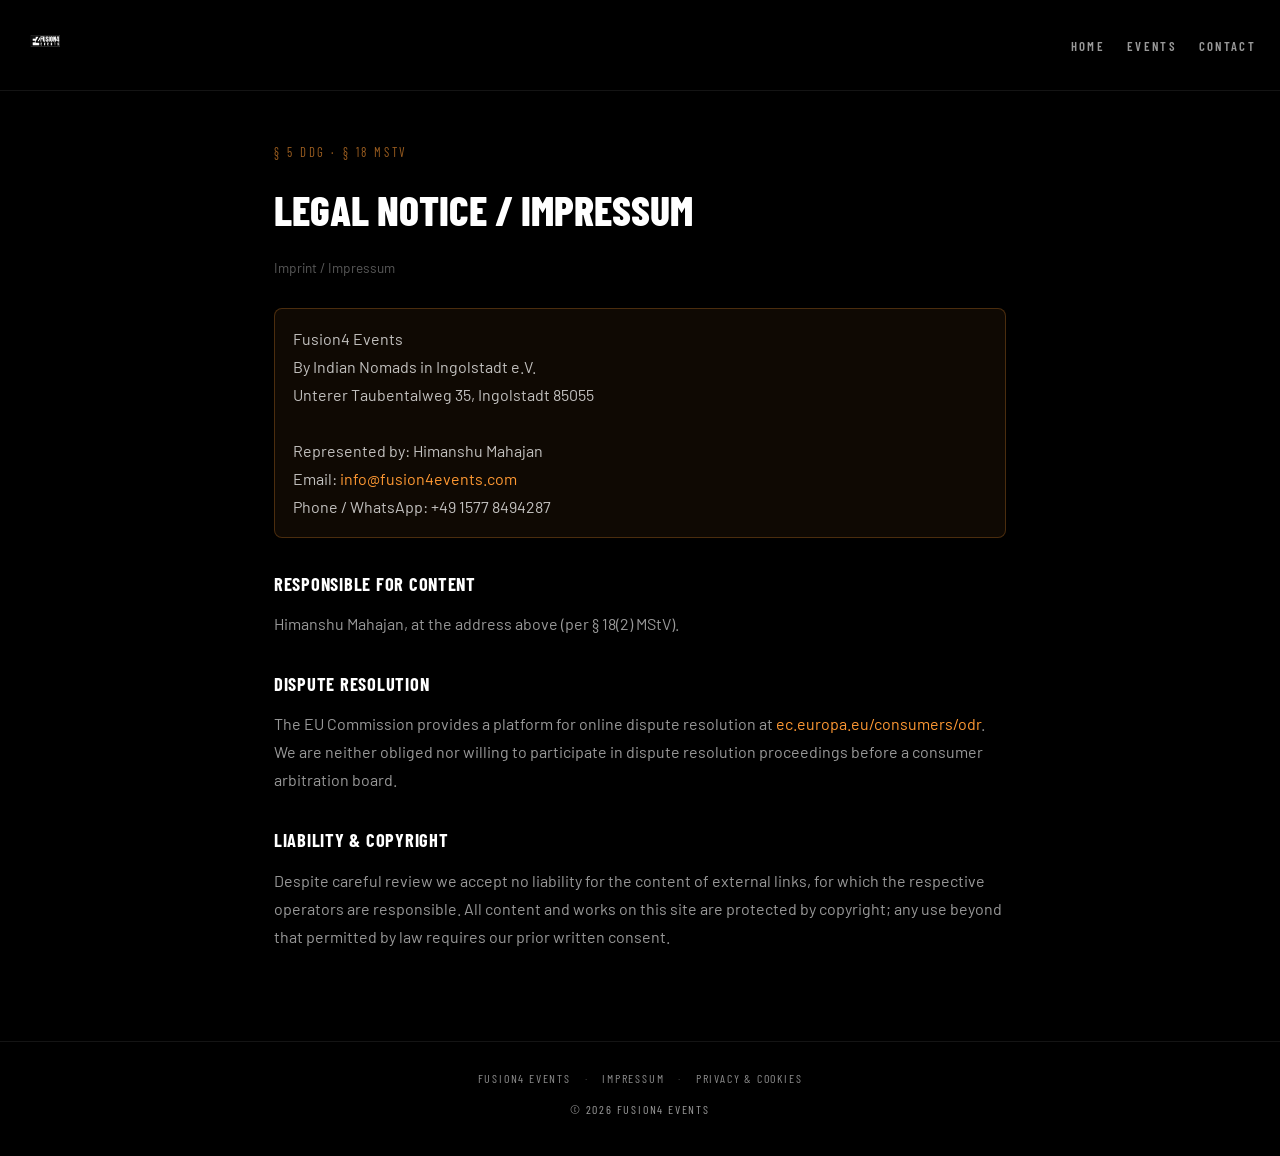
<file: impressum/index.html>
<!DOCTYPE html>
<html lang="en">
<head>
    <meta charset="utf-8">
    <title>Impressum / Legal Notice | Fusion4 Events</title>
    <meta name="description" content="Legal notice (Impressum) of Fusion4 Events pursuant to § 5 DDG and § 18 MStV.">
    <meta name="viewport" content="width=device-width, initial-scale=1">
    <meta name="theme-color" content="#000000">
    <link rel="canonical" href="https://fusion4events.com/impressum/">
    <link rel="icon" type="image/x-icon" href="../img/favicon.ico">
    <link rel="icon" type="image/png" sizes="32x32" href="../img/favicon.png">
    <link href="../fonts/fonts.css" rel="stylesheet">
    <style>
        *,*::before,*::after{margin:0;padding:0;box-sizing:border-box}
        body{background:#000;color:#ccc;font-family:'Barlow',Arial,sans-serif;font-size:16px;line-height:1.75}
        a{color:#ff9933;text-decoration:none} a:hover{text-decoration:underline}
        header.site{display:flex;align-items:center;justify-content:space-between;padding:20px 24px;border-bottom:1px solid rgba(255,255,255,.08)}
        header.site img{height:42px;width:auto}
        header.site nav a{font-family:'Barlow Condensed',sans-serif;font-size:.8rem;font-weight:600;letter-spacing:.18em;text-transform:uppercase;color:rgba(255,255,255,.6);margin-left:22px}
        main{max-width:780px;margin:0 auto;padding:40px 24px 80px}
        h1{font-family:'Barlow Condensed',sans-serif;font-size:clamp(1.8rem,4vw,2.6rem);font-weight:800;text-transform:uppercase;color:#fff;margin-bottom:6px}
        .legal-updated{color:rgba(255,255,255,.35);font-size:.85rem;margin-bottom:28px}
        h2,h3{font-family:'Barlow Condensed',sans-serif;font-weight:700;text-transform:uppercase;letter-spacing:.04em;color:#fff;margin:30px 0 10px;font-size:1.15rem}
        ul{margin:10px 0 10px 22px} li{margin:6px 0;color:rgba(255,255,255,.6)}
        p{color:rgba(255,255,255,.6);margin:10px 0}
        .legal-note{background:rgba(255,153,51,.06);border:1px solid rgba(255,153,51,.25);border-radius:8px;padding:16px 18px;color:rgba(255,255,255,.75)}
        footer.site{border-top:1px solid rgba(255,255,255,.08);padding:26px 24px;text-align:center;font-family:'Barlow Condensed',sans-serif;font-size:.75rem;letter-spacing:.15em;text-transform:uppercase;color:rgba(255,255,255,.35)}
        footer.site a{color:rgba(255,255,255,.55);margin:0 10px}
    </style>
</head>
<body>
<header class="site">
    <a href="../index.html"><img src="../img/logo.png" alt="Fusion4 Events"></a>
    <nav><a href="../index.html">Home</a><a href="../events/index.html">Events</a><a href="../index.html#contact">Contact</a></nav>
</header>
<main>

                <p style="color:rgba(255,153,51,.6);font-family:'Barlow Condensed',sans-serif;letter-spacing:.2em;text-transform:uppercase;font-size:.8rem;">§ 5 DDG · § 18 MStV</p>
                <h1>Legal Notice / Impressum</h1>
                <p class="legal-updated">Imprint / Impressum</p>
                <div class="legal-body">
                    <p class="legal-note">Fusion4 Events<br>By Indian Nomads in Ingolstadt e.V. <br>Unterer Taubentalweg 35, 
Ingolstadt 85055<br><br>Represented by: Himanshu Mahajan<br>Email: <a href="mailto:info@fusion4events.com">info@fusion4events.com</a><br>Phone / WhatsApp: +49 1577 8494287</p>

                    <h3>Responsible for Content</h3>
                    <p>Himanshu Mahajan, at the address above (per § 18(2) MStV).</p>

                    <h3>Dispute Resolution</h3>
                    <p>The EU Commission provides a platform for online dispute resolution at <a href="https://ec.europa.eu/consumers/odr" target="_blank" rel="noopener">ec.europa.eu/consumers/odr</a>. We are neither obliged nor willing to participate in dispute resolution proceedings before a consumer arbitration board.</p>

                    <h3>Liability &amp; Copyright</h3>
                    <p>Despite careful review we accept no liability for the content of external links, for which the respective operators are responsible. All content and works on this site are protected by copyright; any use beyond that permitted by law requires our prior written consent.</p>
                </div>
</main>
<footer class="site">
    <a href="../index.html">Fusion4 Events</a> · <a href="../impressum/index.html">Impressum</a> · <a href="../privacy/index.html">Privacy &amp; Cookies</a>
    <p style="margin-top:10px;">© 2026 Fusion4 Events</p>
</footer>
</body>
</html>
</file>
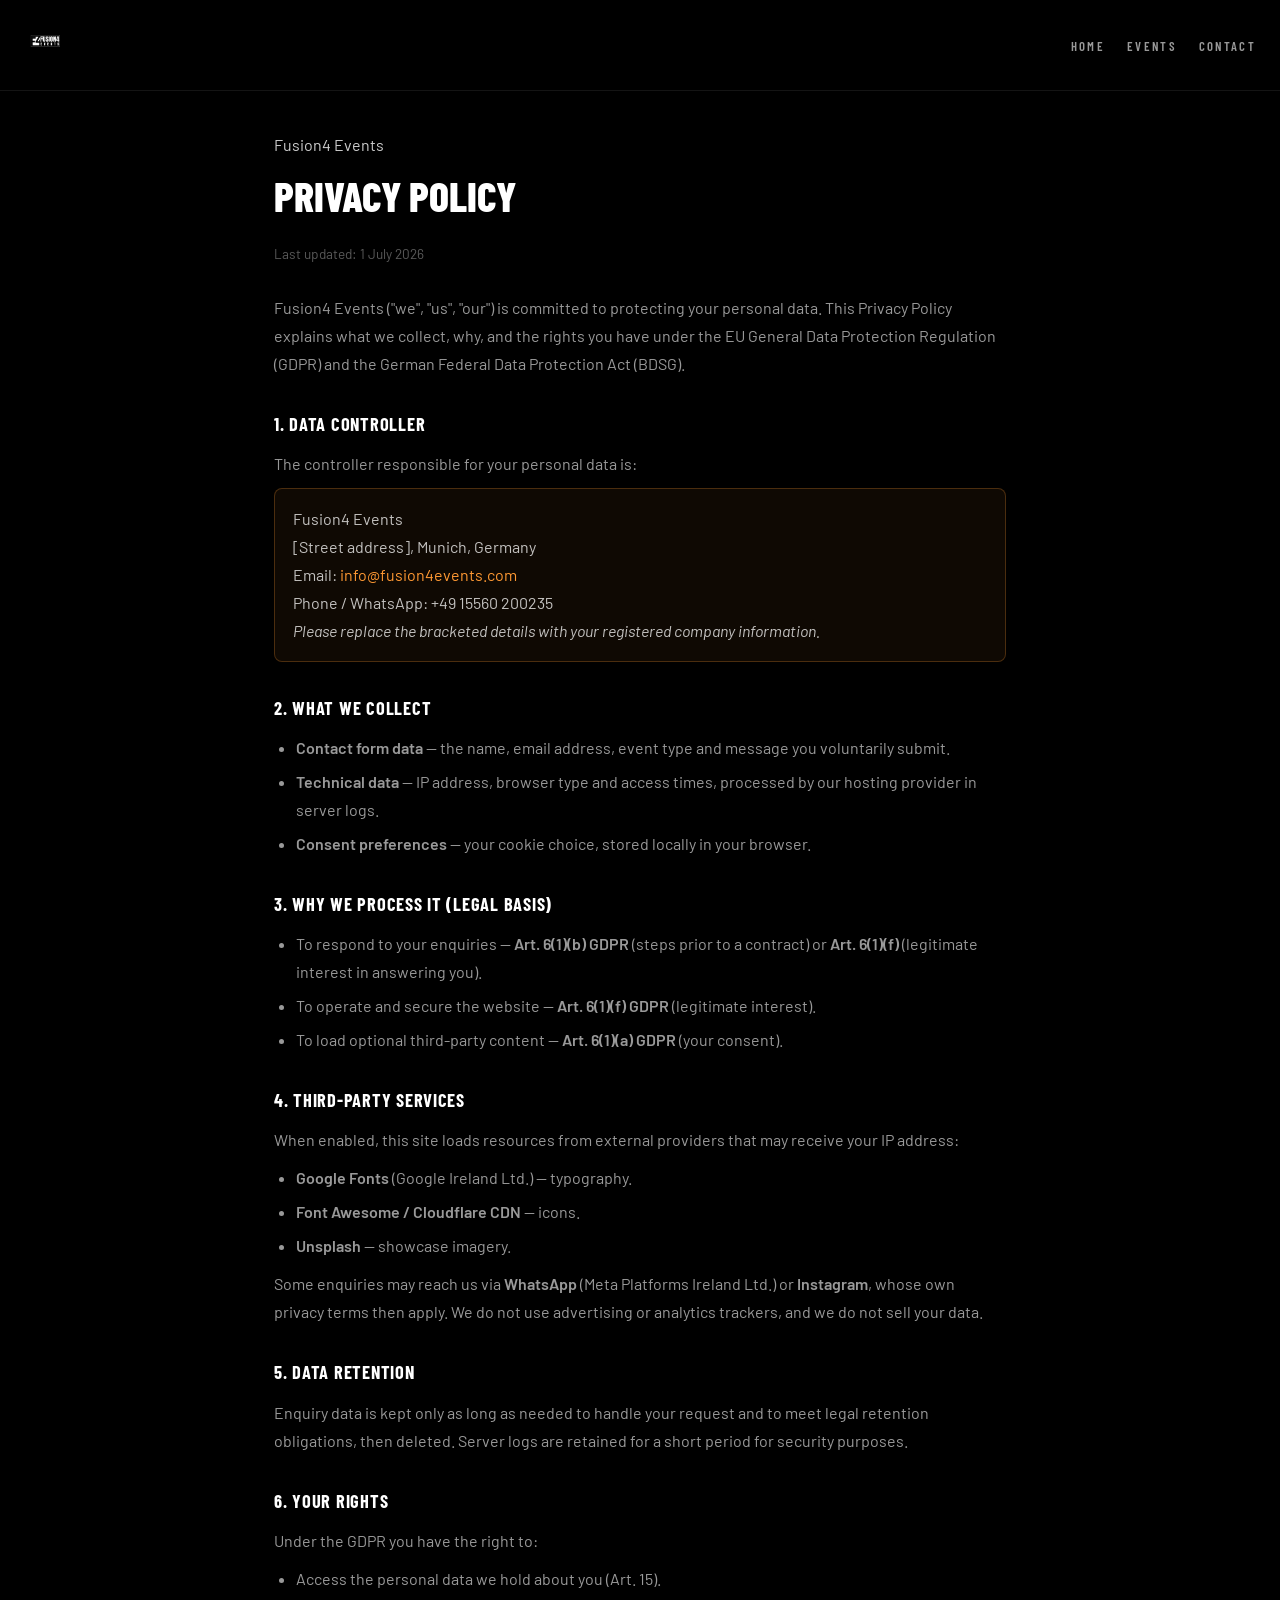
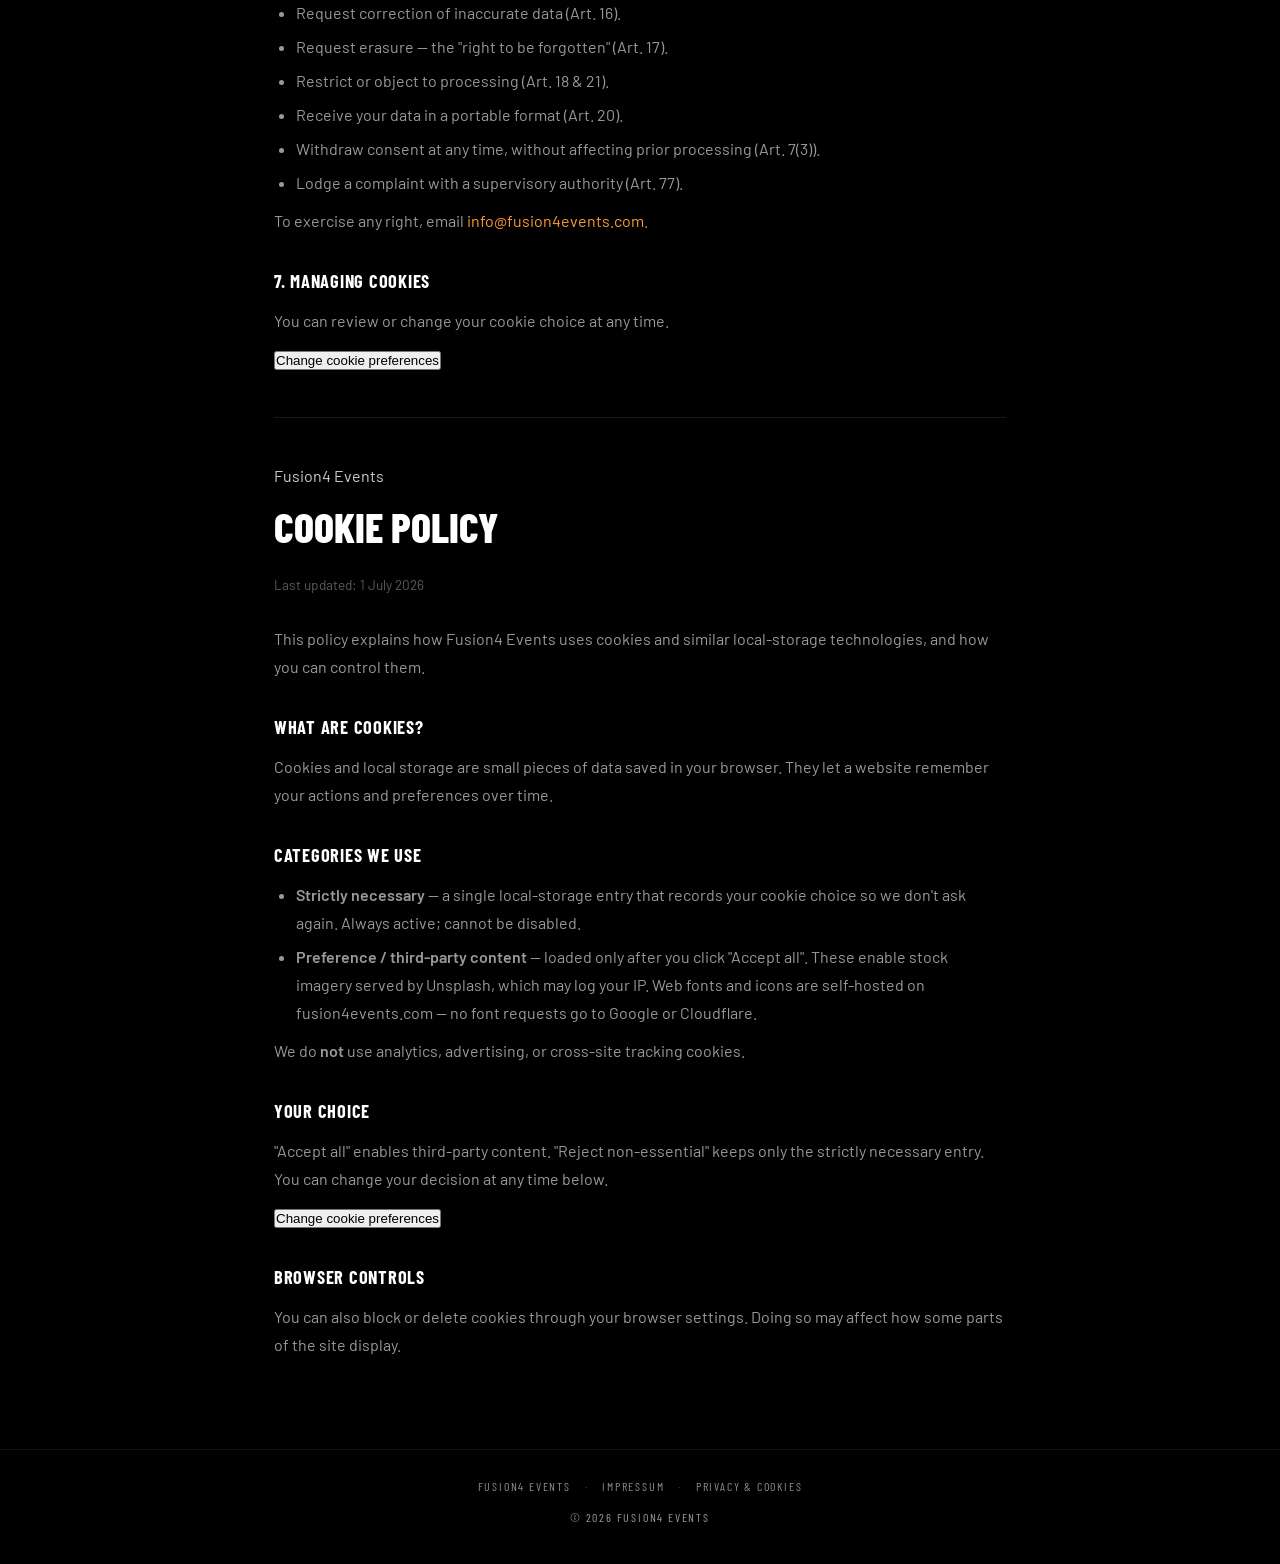
<file: privacy/index.html>
<!DOCTYPE html>
<html lang="en">
<head>
    <meta charset="utf-8">
    <title>Privacy & Cookie Policy | Fusion4 Events</title>
    <meta name="description" content="Privacy and cookie policy of Fusion4 Events — what data we process, why, and your rights under GDPR.">
    <meta name="viewport" content="width=device-width, initial-scale=1">
    <meta name="theme-color" content="#000000">
    <link rel="canonical" href="https://fusion4events.com/privacy/">
    <link rel="icon" type="image/x-icon" href="../img/favicon.ico">
    <link rel="icon" type="image/png" sizes="32x32" href="../img/favicon.png">
    <link href="../fonts/fonts.css" rel="stylesheet">
    <style>
        *,*::before,*::after{margin:0;padding:0;box-sizing:border-box}
        body{background:#000;color:#ccc;font-family:'Barlow',Arial,sans-serif;font-size:16px;line-height:1.75}
        a{color:#ff9933;text-decoration:none} a:hover{text-decoration:underline}
        header.site{display:flex;align-items:center;justify-content:space-between;padding:20px 24px;border-bottom:1px solid rgba(255,255,255,.08)}
        header.site img{height:42px;width:auto}
        header.site nav a{font-family:'Barlow Condensed',sans-serif;font-size:.8rem;font-weight:600;letter-spacing:.18em;text-transform:uppercase;color:rgba(255,255,255,.6);margin-left:22px}
        main{max-width:780px;margin:0 auto;padding:40px 24px 80px}
        h1{font-family:'Barlow Condensed',sans-serif;font-size:clamp(1.8rem,4vw,2.6rem);font-weight:800;text-transform:uppercase;color:#fff;margin-bottom:6px}
        .legal-updated{color:rgba(255,255,255,.35);font-size:.85rem;margin-bottom:28px}
        h2,h3{font-family:'Barlow Condensed',sans-serif;font-weight:700;text-transform:uppercase;letter-spacing:.04em;color:#fff;margin:30px 0 10px;font-size:1.15rem}
        ul{margin:10px 0 10px 22px} li{margin:6px 0;color:rgba(255,255,255,.6)}
        p{color:rgba(255,255,255,.6);margin:10px 0}
        .legal-note{background:rgba(255,153,51,.06);border:1px solid rgba(255,153,51,.25);border-radius:8px;padding:16px 18px;color:rgba(255,255,255,.75)}
        footer.site{border-top:1px solid rgba(255,255,255,.08);padding:26px 24px;text-align:center;font-family:'Barlow Condensed',sans-serif;font-size:.75rem;letter-spacing:.15em;text-transform:uppercase;color:rgba(255,255,255,.35)}
        footer.site a{color:rgba(255,255,255,.55);margin:0 10px}
    </style>
</head>
<body>
<header class="site">
    <a href="../index.html"><img src="../img/logo.png" alt="Fusion4 Events"></a>
    <nav><a href="../index.html">Home</a><a href="../events/index.html">Events</a><a href="../index.html#contact">Contact</a></nav>
</header>
<main>

                <div class="legal-eyebrow">Fusion4 Events</div>
                <h1>Privacy Policy</h1>
                <p class="legal-updated">Last updated: 1 July 2026</p>
                <div class="legal-body">
                    <p>Fusion4 Events ("we", "us", "our") is committed to protecting your personal data. This Privacy Policy explains what we collect, why, and the rights you have under the EU General Data Protection Regulation (GDPR) and the German Federal Data Protection Act (BDSG).</p>

                    <h3>1. Data Controller</h3>
                    <p>The controller responsible for your personal data is:</p>
                    <p class="legal-note">Fusion4 Events<br>[Street address], Munich, Germany<br>Email: <a href="mailto:info@fusion4events.com">info@fusion4events.com</a><br>Phone / WhatsApp: +49 15560 200235<br><em>Please replace the bracketed details with your registered company information.</em></p>

                    <h3>2. What We Collect</h3>
                    <ul>
                        <li><strong>Contact form data</strong> — the name, email address, event type and message you voluntarily submit.</li>
                        <li><strong>Technical data</strong> — IP address, browser type and access times, processed by our hosting provider in server logs.</li>
                        <li><strong>Consent preferences</strong> — your cookie choice, stored locally in your browser.</li>
                    </ul>

                    <h3>3. Why We Process It (Legal Basis)</h3>
                    <ul>
                        <li>To respond to your enquiries — <strong>Art. 6(1)(b) GDPR</strong> (steps prior to a contract) or <strong>Art. 6(1)(f)</strong> (legitimate interest in answering you).</li>
                        <li>To operate and secure the website — <strong>Art. 6(1)(f) GDPR</strong> (legitimate interest).</li>
                        <li>To load optional third-party content — <strong>Art. 6(1)(a) GDPR</strong> (your consent).</li>
                    </ul>

                    <h3>4. Third-Party Services</h3>
                    <p>When enabled, this site loads resources from external providers that may receive your IP address:</p>
                    <ul>
                        <li><strong>Google Fonts</strong> (Google Ireland Ltd.) — typography.</li>
                        <li><strong>Font Awesome / Cloudflare CDN</strong> — icons.</li>
                        <li><strong>Unsplash</strong> — showcase imagery.</li>
                    </ul>
                    <p>Some enquiries may reach us via <strong>WhatsApp</strong> (Meta Platforms Ireland Ltd.) or <strong>Instagram</strong>, whose own privacy terms then apply. We do not use advertising or analytics trackers, and we do not sell your data.</p>

                    <h3>5. Data Retention</h3>
                    <p>Enquiry data is kept only as long as needed to handle your request and to meet legal retention obligations, then deleted. Server logs are retained for a short period for security purposes.</p>

                    <h3>6. Your Rights</h3>
                    <p>Under the GDPR you have the right to:</p>
                    <ul>
                        <li>Access the personal data we hold about you (Art. 15).</li>
                        <li>Request correction of inaccurate data (Art. 16).</li>
                        <li>Request erasure — the "right to be forgotten" (Art. 17).</li>
                        <li>Restrict or object to processing (Art. 18 & 21).</li>
                        <li>Receive your data in a portable format (Art. 20).</li>
                        <li>Withdraw consent at any time, without affecting prior processing (Art. 7(3)).</li>
                        <li>Lodge a complaint with a supervisory authority (Art. 77).</li>
                    </ul>
                    <p>To exercise any right, email <a href="mailto:info@fusion4events.com">info@fusion4events.com</a>.</p>

                    <h3>7. Managing Cookies</h3>
                    <p>You can review or change your cookie choice at any time.</p>
                    <button class="legal-manage" data-manage="cookies">Change cookie preferences</button>
                </div>
<hr style="border:0;border-top:1px solid rgba(255,255,255,.1);margin:44px 0;">

                <div class="legal-eyebrow">Fusion4 Events</div>
                <h1>Cookie Policy</h1>
                <p class="legal-updated">Last updated: 1 July 2026</p>
                <div class="legal-body">
                    <p>This policy explains how Fusion4 Events uses cookies and similar local-storage technologies, and how you can control them.</p>

                    <h3>What Are Cookies?</h3>
                    <p>Cookies and local storage are small pieces of data saved in your browser. They let a website remember your actions and preferences over time.</p>

                    <h3>Categories We Use</h3>
                    <ul>
                        <li><strong>Strictly necessary</strong> — a single local-storage entry that records your cookie choice so we don't ask again. Always active; cannot be disabled.</li>
                        <li><strong>Preference / third-party content</strong> — loaded only after you click "Accept all". These enable stock imagery served by Unsplash, which may log your IP. Web fonts and icons are self-hosted on fusion4events.com — no font requests go to Google or Cloudflare.</li>
                    </ul>
                    <p>We do <strong>not</strong> use analytics, advertising, or cross-site tracking cookies.</p>

                    <h3>Your Choice</h3>
                    <p>"Accept all" enables third-party content. "Reject non-essential" keeps only the strictly necessary entry. You can change your decision at any time below.</p>
                    <button class="legal-manage" data-manage="cookies">Change cookie preferences</button>

                    <h3>Browser Controls</h3>
                    <p>You can also block or delete cookies through your browser settings. Doing so may affect how some parts of the site display.</p>
                </div>
</main>
<footer class="site">
    <a href="../index.html">Fusion4 Events</a> · <a href="../impressum/index.html">Impressum</a> · <a href="../privacy/index.html">Privacy &amp; Cookies</a>
    <p style="margin-top:10px;">© 2026 Fusion4 Events</p>
</footer>
</body>
</html>
</file>
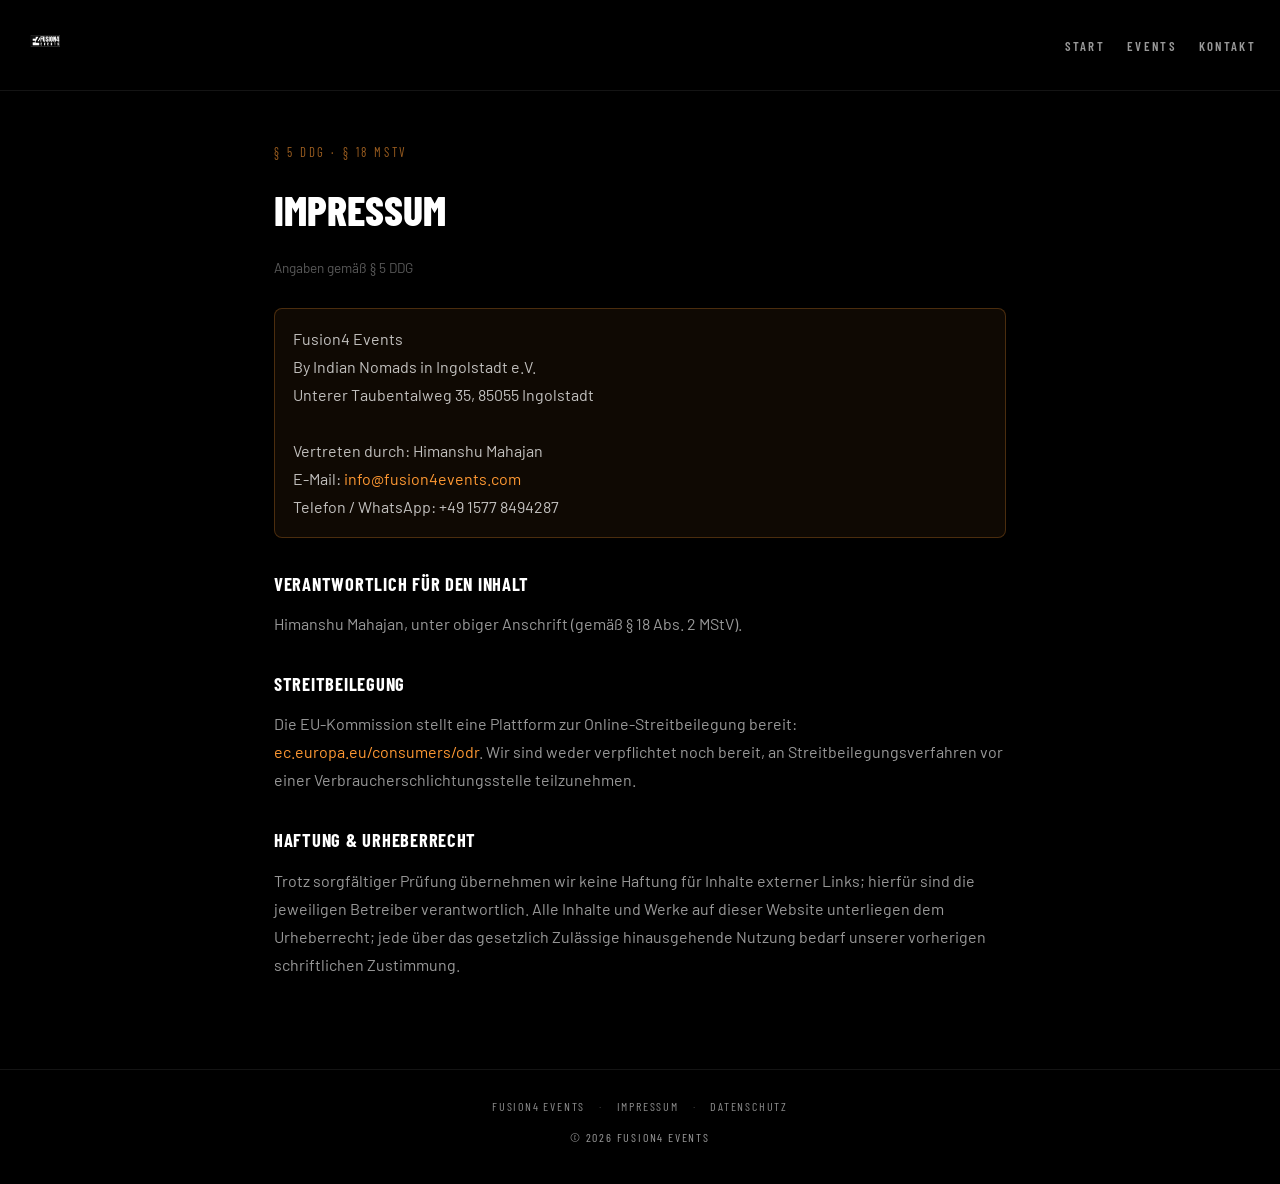
<file: de/impressum/index.html>
<!DOCTYPE html>
<html lang="de">
<head>
    <meta charset="utf-8">
    <title>Impressum | Fusion4 Events</title>
    <meta name="description" content="Impressum von Fusion4 Events gemäß § 5 DDG und § 18 MStV.">
    <meta name="viewport" content="width=device-width, initial-scale=1">
    <meta name="theme-color" content="#000000">
    <link rel="canonical" href="https://fusion4events.com/de/impressum/">
    <link rel="icon" type="image/x-icon" href="../../img/favicon.ico">
    <link rel="icon" type="image/png" sizes="32x32" href="../../img/favicon.png">
    <link href="../../fonts/fonts.css" rel="stylesheet">
    <style>
        *,*::before,*::after{margin:0;padding:0;box-sizing:border-box}
        body{background:#000;color:#ccc;font-family:'Barlow',Arial,sans-serif;font-size:16px;line-height:1.75}
        a{color:#ff9933;text-decoration:none} a:hover{text-decoration:underline}
        header.site{display:flex;align-items:center;justify-content:space-between;padding:20px 24px;border-bottom:1px solid rgba(255,255,255,.08)}
        header.site img{height:42px;width:auto}
        header.site nav a{font-family:'Barlow Condensed',sans-serif;font-size:.8rem;font-weight:600;letter-spacing:.18em;text-transform:uppercase;color:rgba(255,255,255,.6);margin-left:22px}
        main{max-width:780px;margin:0 auto;padding:40px 24px 80px}
        h1{font-family:'Barlow Condensed',sans-serif;font-size:clamp(1.8rem,4vw,2.6rem);font-weight:800;text-transform:uppercase;color:#fff;margin-bottom:6px}
        .legal-updated{color:rgba(255,255,255,.35);font-size:.85rem;margin-bottom:28px}
        h2,h3{font-family:'Barlow Condensed',sans-serif;font-weight:700;text-transform:uppercase;letter-spacing:.04em;color:#fff;margin:30px 0 10px;font-size:1.15rem}
        ul{margin:10px 0 10px 22px} li{margin:6px 0;color:rgba(255,255,255,.6)}
        p{color:rgba(255,255,255,.6);margin:10px 0}
        .legal-note{background:rgba(255,153,51,.06);border:1px solid rgba(255,153,51,.25);border-radius:8px;padding:16px 18px;color:rgba(255,255,255,.75)}
        footer.site{border-top:1px solid rgba(255,255,255,.08);padding:26px 24px;text-align:center;font-family:'Barlow Condensed',sans-serif;font-size:.75rem;letter-spacing:.15em;text-transform:uppercase;color:rgba(255,255,255,.35)}
        footer.site a{color:rgba(255,255,255,.55);margin:0 10px}
    </style>
</head>
<body>
<header class="site">
    <a href="../../de/index.html"><img src="../../img/logo.png" alt="Fusion4 Events"></a>
    <nav><a href="../../de/index.html">Start</a><a href="../events/index.html">Events</a><a href="../index.html#contact">Kontakt</a></nav>
</header>
<main>

                <p style="color:rgba(255,153,51,.6);font-family:'Barlow Condensed',sans-serif;letter-spacing:.2em;text-transform:uppercase;font-size:.8rem;">§ 5 DDG · § 18 MStV</p>
                <h1>Impressum</h1>
                <p class="legal-updated">Angaben gemäß § 5 DDG</p>
                <div class="legal-body">
                    <p class="legal-note">Fusion4 Events<br>By Indian Nomads in Ingolstadt e.V.<br>Unterer Taubentalweg 35, 85055 Ingolstadt<br><br>Vertreten durch: Himanshu Mahajan<br>E-Mail: <a href="mailto:info@fusion4events.com">info@fusion4events.com</a><br>Telefon / WhatsApp: +49 1577 8494287</p>

                    <h3>Verantwortlich für den Inhalt</h3>
                    <p>Himanshu Mahajan, unter obiger Anschrift (gemäß § 18 Abs. 2 MStV).</p>

                    <h3>Streitbeilegung</h3>
                    <p>Die EU-Kommission stellt eine Plattform zur Online-Streitbeilegung bereit: <a href="https://ec.europa.eu/consumers/odr" target="_blank" rel="noopener">ec.europa.eu/consumers/odr</a>. Wir sind weder verpflichtet noch bereit, an Streitbeilegungsverfahren vor einer Verbraucherschlichtungsstelle teilzunehmen.</p>

                    <h3>Haftung &amp; Urheberrecht</h3>
                    <p>Trotz sorgfältiger Prüfung übernehmen wir keine Haftung für Inhalte externer Links; hierfür sind die jeweiligen Betreiber verantwortlich. Alle Inhalte und Werke auf dieser Website unterliegen dem Urheberrecht; jede über das gesetzlich Zulässige hinausgehende Nutzung bedarf unserer vorherigen schriftlichen Zustimmung.</p>
                </div>
</main>
<footer class="site">
    <a href="../../de/index.html">Fusion4 Events</a> · <a href="./index.html">Impressum</a> · <a href="../privacy/index.html">Datenschutz</a>
    <p style="margin-top:10px;">© 2026 Fusion4 Events</p>
</footer>
</body>
</html>
</file>
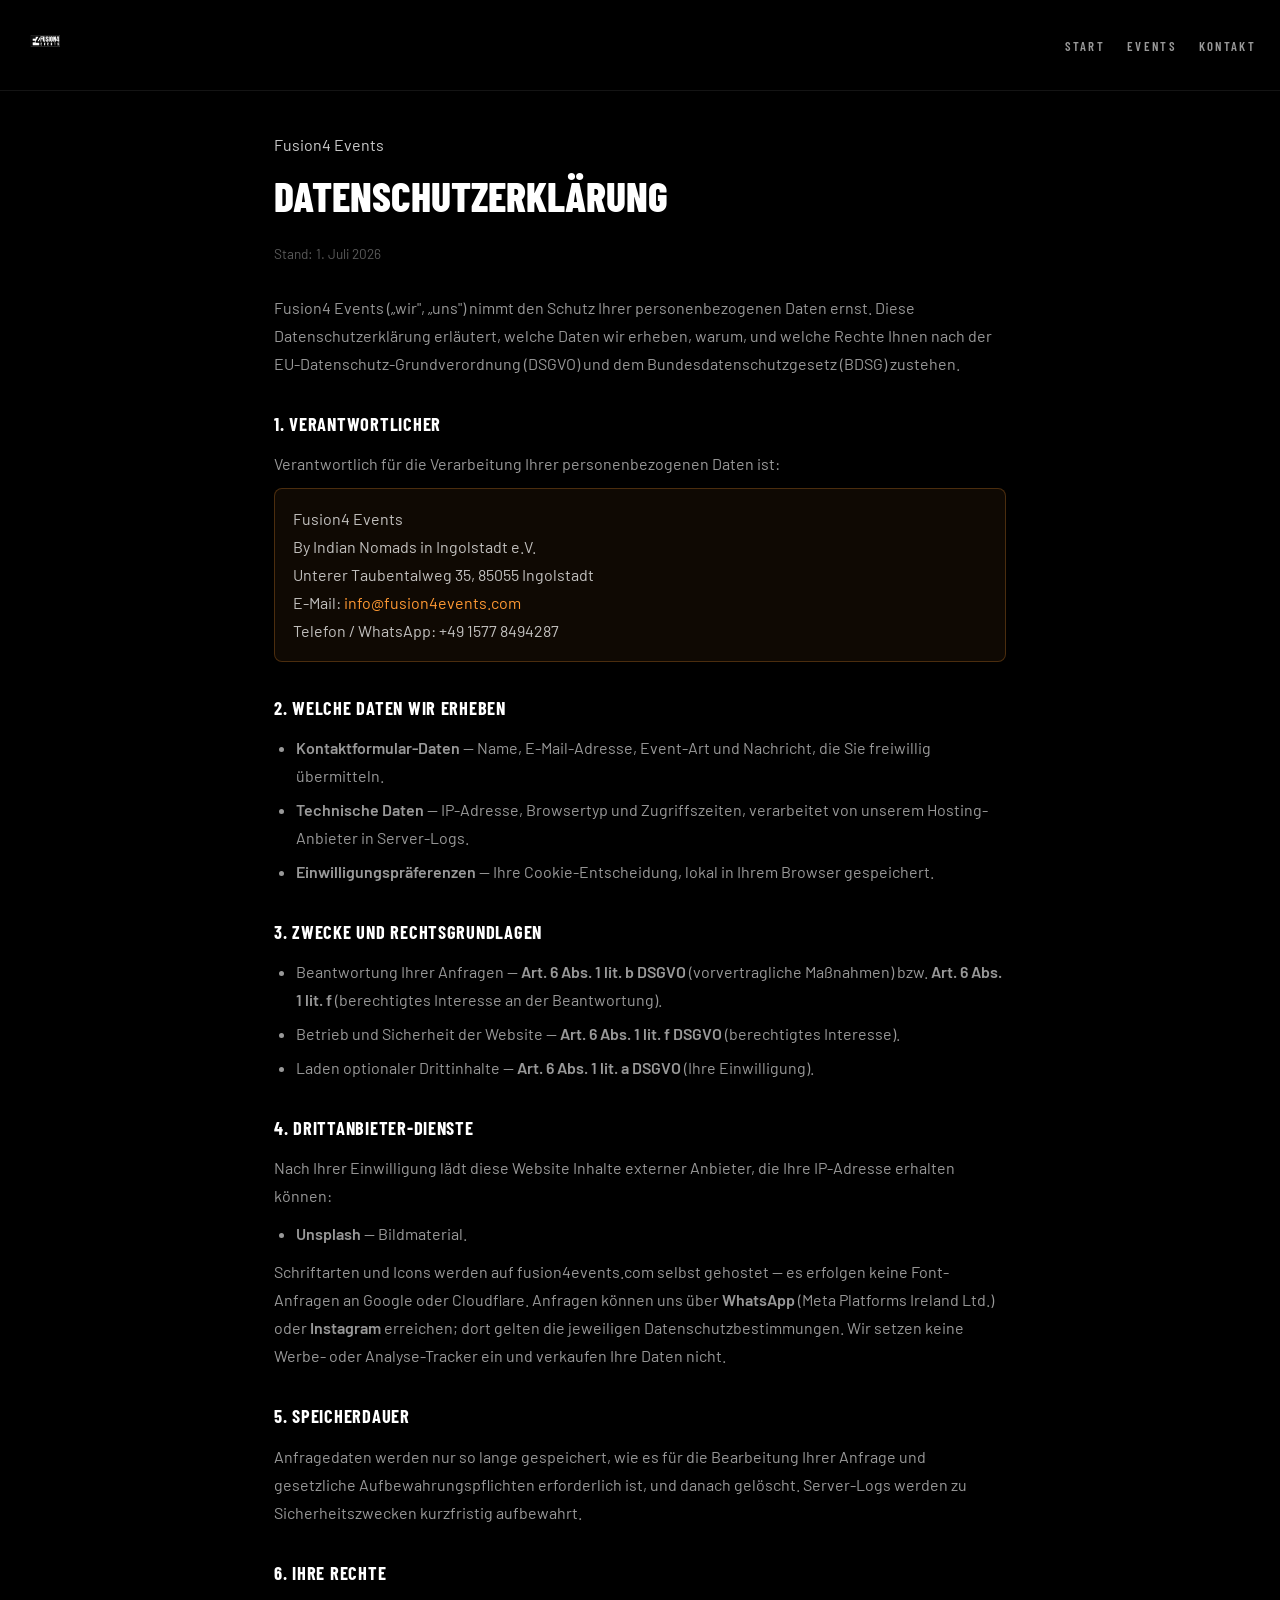
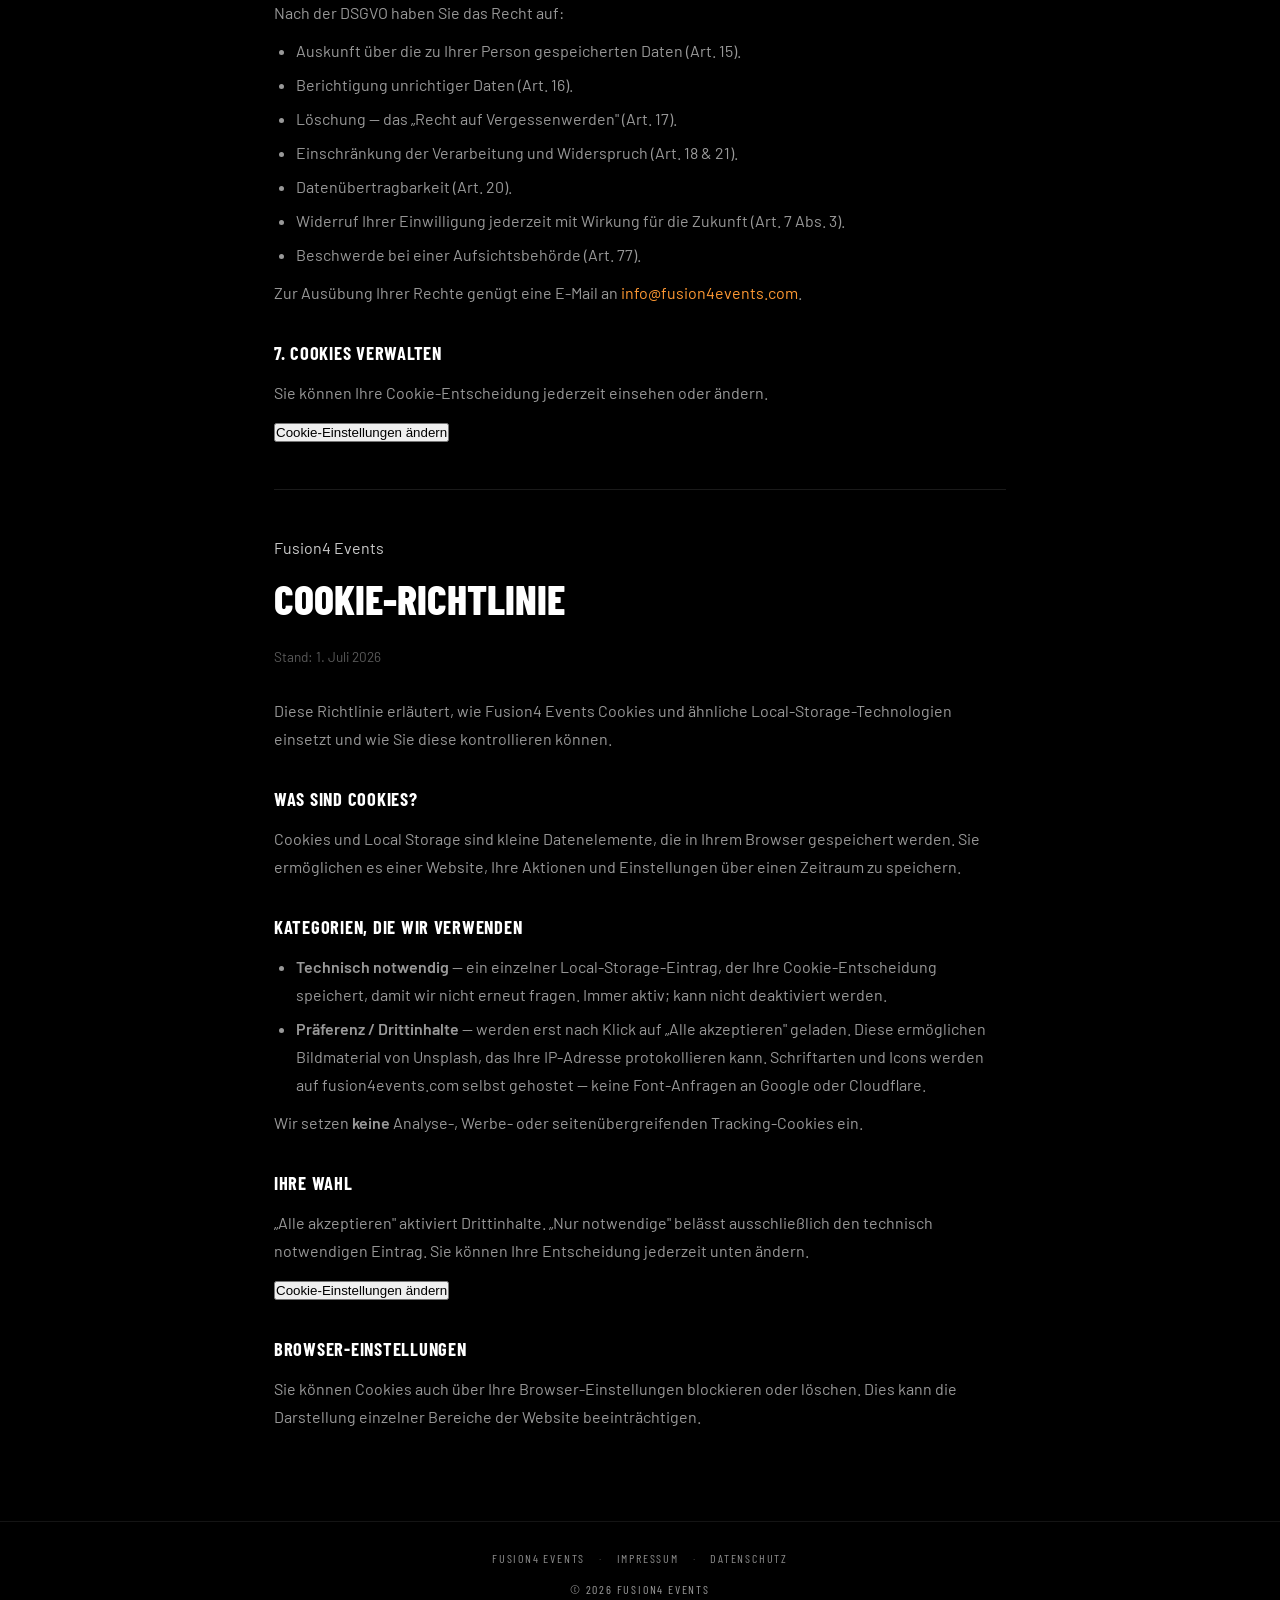
<file: de/privacy/index.html>
<!DOCTYPE html>
<html lang="de">
<head>
    <meta charset="utf-8">
    <title>Datenschutzerklärung & Cookie-Richtlinie | Fusion4 Events</title>
    <meta name="description" content="Datenschutzerklärung und Cookie-Richtlinie von Fusion4 Events — welche Daten wir verarbeiten, warum, und Ihre Rechte nach DSGVO.">
    <meta name="viewport" content="width=device-width, initial-scale=1">
    <meta name="theme-color" content="#000000">
    <link rel="canonical" href="https://fusion4events.com/de/privacy/">
    <link rel="icon" type="image/x-icon" href="../../img/favicon.ico">
    <link rel="icon" type="image/png" sizes="32x32" href="../../img/favicon.png">
    <link href="../../fonts/fonts.css" rel="stylesheet">
    <style>
        *,*::before,*::after{margin:0;padding:0;box-sizing:border-box}
        body{background:#000;color:#ccc;font-family:'Barlow',Arial,sans-serif;font-size:16px;line-height:1.75}
        a{color:#ff9933;text-decoration:none} a:hover{text-decoration:underline}
        header.site{display:flex;align-items:center;justify-content:space-between;padding:20px 24px;border-bottom:1px solid rgba(255,255,255,.08)}
        header.site img{height:42px;width:auto}
        header.site nav a{font-family:'Barlow Condensed',sans-serif;font-size:.8rem;font-weight:600;letter-spacing:.18em;text-transform:uppercase;color:rgba(255,255,255,.6);margin-left:22px}
        main{max-width:780px;margin:0 auto;padding:40px 24px 80px}
        h1{font-family:'Barlow Condensed',sans-serif;font-size:clamp(1.8rem,4vw,2.6rem);font-weight:800;text-transform:uppercase;color:#fff;margin-bottom:6px}
        .legal-updated{color:rgba(255,255,255,.35);font-size:.85rem;margin-bottom:28px}
        h2,h3{font-family:'Barlow Condensed',sans-serif;font-weight:700;text-transform:uppercase;letter-spacing:.04em;color:#fff;margin:30px 0 10px;font-size:1.15rem}
        ul{margin:10px 0 10px 22px} li{margin:6px 0;color:rgba(255,255,255,.6)}
        p{color:rgba(255,255,255,.6);margin:10px 0}
        .legal-note{background:rgba(255,153,51,.06);border:1px solid rgba(255,153,51,.25);border-radius:8px;padding:16px 18px;color:rgba(255,255,255,.75)}
        footer.site{border-top:1px solid rgba(255,255,255,.08);padding:26px 24px;text-align:center;font-family:'Barlow Condensed',sans-serif;font-size:.75rem;letter-spacing:.15em;text-transform:uppercase;color:rgba(255,255,255,.35)}
        footer.site a{color:rgba(255,255,255,.55);margin:0 10px}
    </style>
</head>
<body>
<header class="site">
    <a href="../../de/index.html"><img src="../../img/logo.png" alt="Fusion4 Events"></a>
    <nav><a href="../../de/index.html">Start</a><a href="../events/index.html">Events</a><a href="../index.html#contact">Kontakt</a></nav>
</header>
<main>

                <div class="legal-eyebrow">Fusion4 Events</div>
                <h1>Datenschutzerklärung</h1>
                <p class="legal-updated">Stand: 1. Juli 2026</p>
                <div class="legal-body">
                    <p>Fusion4 Events („wir", „uns") nimmt den Schutz Ihrer personenbezogenen Daten ernst. Diese Datenschutzerklärung erläutert, welche Daten wir erheben, warum, und welche Rechte Ihnen nach der EU-Datenschutz-Grundverordnung (DSGVO) und dem Bundesdatenschutzgesetz (BDSG) zustehen.</p>

                    <h3>1. Verantwortlicher</h3>
                    <p>Verantwortlich für die Verarbeitung Ihrer personenbezogenen Daten ist:</p>
                    <p class="legal-note">Fusion4 Events<br>By Indian Nomads in Ingolstadt e.V.<br>Unterer Taubentalweg 35, 85055 Ingolstadt<br>E-Mail: <a href="mailto:info@fusion4events.com">info@fusion4events.com</a><br>Telefon / WhatsApp: +49 1577 8494287</p>

                    <h3>2. Welche Daten wir erheben</h3>
                    <ul>
                        <li><strong>Kontaktformular-Daten</strong> — Name, E-Mail-Adresse, Event-Art und Nachricht, die Sie freiwillig übermitteln.</li>
                        <li><strong>Technische Daten</strong> — IP-Adresse, Browsertyp und Zugriffszeiten, verarbeitet von unserem Hosting-Anbieter in Server-Logs.</li>
                        <li><strong>Einwilligungspräferenzen</strong> — Ihre Cookie-Entscheidung, lokal in Ihrem Browser gespeichert.</li>
                    </ul>

                    <h3>3. Zwecke und Rechtsgrundlagen</h3>
                    <ul>
                        <li>Beantwortung Ihrer Anfragen — <strong>Art. 6 Abs. 1 lit. b DSGVO</strong> (vorvertragliche Maßnahmen) bzw. <strong>Art. 6 Abs. 1 lit. f</strong> (berechtigtes Interesse an der Beantwortung).</li>
                        <li>Betrieb und Sicherheit der Website — <strong>Art. 6 Abs. 1 lit. f DSGVO</strong> (berechtigtes Interesse).</li>
                        <li>Laden optionaler Drittinhalte — <strong>Art. 6 Abs. 1 lit. a DSGVO</strong> (Ihre Einwilligung).</li>
                    </ul>

                    <h3>4. Drittanbieter-Dienste</h3>
                    <p>Nach Ihrer Einwilligung lädt diese Website Inhalte externer Anbieter, die Ihre IP-Adresse erhalten können:</p>
                    <ul>
                        <li><strong>Unsplash</strong> — Bildmaterial.</li>
                    </ul>
                    <p>Schriftarten und Icons werden auf fusion4events.com selbst gehostet — es erfolgen keine Font-Anfragen an Google oder Cloudflare. Anfragen können uns über <strong>WhatsApp</strong> (Meta Platforms Ireland Ltd.) oder <strong>Instagram</strong> erreichen; dort gelten die jeweiligen Datenschutzbestimmungen. Wir setzen keine Werbe- oder Analyse-Tracker ein und verkaufen Ihre Daten nicht.</p>

                    <h3>5. Speicherdauer</h3>
                    <p>Anfragedaten werden nur so lange gespeichert, wie es für die Bearbeitung Ihrer Anfrage und gesetzliche Aufbewahrungspflichten erforderlich ist, und danach gelöscht. Server-Logs werden zu Sicherheitszwecken kurzfristig aufbewahrt.</p>

                    <h3>6. Ihre Rechte</h3>
                    <p>Nach der DSGVO haben Sie das Recht auf:</p>
                    <ul>
                        <li>Auskunft über die zu Ihrer Person gespeicherten Daten (Art. 15).</li>
                        <li>Berichtigung unrichtiger Daten (Art. 16).</li>
                        <li>Löschung — das „Recht auf Vergessenwerden" (Art. 17).</li>
                        <li>Einschränkung der Verarbeitung und Widerspruch (Art. 18 &amp; 21).</li>
                        <li>Datenübertragbarkeit (Art. 20).</li>
                        <li>Widerruf Ihrer Einwilligung jederzeit mit Wirkung für die Zukunft (Art. 7 Abs. 3).</li>
                        <li>Beschwerde bei einer Aufsichtsbehörde (Art. 77).</li>
                    </ul>
                    <p>Zur Ausübung Ihrer Rechte genügt eine E-Mail an <a href="mailto:info@fusion4events.com">info@fusion4events.com</a>.</p>

                    <h3>7. Cookies verwalten</h3>
                    <p>Sie können Ihre Cookie-Entscheidung jederzeit einsehen oder ändern.</p>
                    <button class="legal-manage" data-manage="cookies">Cookie-Einstellungen ändern</button>
                </div>
<hr style="border:0;border-top:1px solid rgba(255,255,255,.1);margin:44px 0;">

                <div class="legal-eyebrow">Fusion4 Events</div>
                <h1>Cookie-Richtlinie</h1>
                <p class="legal-updated">Stand: 1. Juli 2026</p>
                <div class="legal-body">
                    <p>Diese Richtlinie erläutert, wie Fusion4 Events Cookies und ähnliche Local-Storage-Technologien einsetzt und wie Sie diese kontrollieren können.</p>

                    <h3>Was sind Cookies?</h3>
                    <p>Cookies und Local Storage sind kleine Datenelemente, die in Ihrem Browser gespeichert werden. Sie ermöglichen es einer Website, Ihre Aktionen und Einstellungen über einen Zeitraum zu speichern.</p>

                    <h3>Kategorien, die wir verwenden</h3>
                    <ul>
                        <li><strong>Technisch notwendig</strong> — ein einzelner Local-Storage-Eintrag, der Ihre Cookie-Entscheidung speichert, damit wir nicht erneut fragen. Immer aktiv; kann nicht deaktiviert werden.</li>
                        <li><strong>Präferenz / Drittinhalte</strong> — werden erst nach Klick auf „Alle akzeptieren" geladen. Diese ermöglichen Bildmaterial von Unsplash, das Ihre IP-Adresse protokollieren kann. Schriftarten und Icons werden auf fusion4events.com selbst gehostet — keine Font-Anfragen an Google oder Cloudflare.</li>
                    </ul>
                    <p>Wir setzen <strong>keine</strong> Analyse-, Werbe- oder seitenübergreifenden Tracking-Cookies ein.</p>

                    <h3>Ihre Wahl</h3>
                    <p>„Alle akzeptieren" aktiviert Drittinhalte. „Nur notwendige" belässt ausschließlich den technisch notwendigen Eintrag. Sie können Ihre Entscheidung jederzeit unten ändern.</p>
                    <button class="legal-manage" data-manage="cookies">Cookie-Einstellungen ändern</button>

                    <h3>Browser-Einstellungen</h3>
                    <p>Sie können Cookies auch über Ihre Browser-Einstellungen blockieren oder löschen. Dies kann die Darstellung einzelner Bereiche der Website beeinträchtigen.</p>
                </div>
</main>
<footer class="site">
    <a href="../../de/index.html">Fusion4 Events</a> · <a href="../impressum/index.html">Impressum</a> · <a href="./index.html">Datenschutz</a>
    <p style="margin-top:10px;">© 2026 Fusion4 Events</p>
</footer>
</body>
</html>
</file>
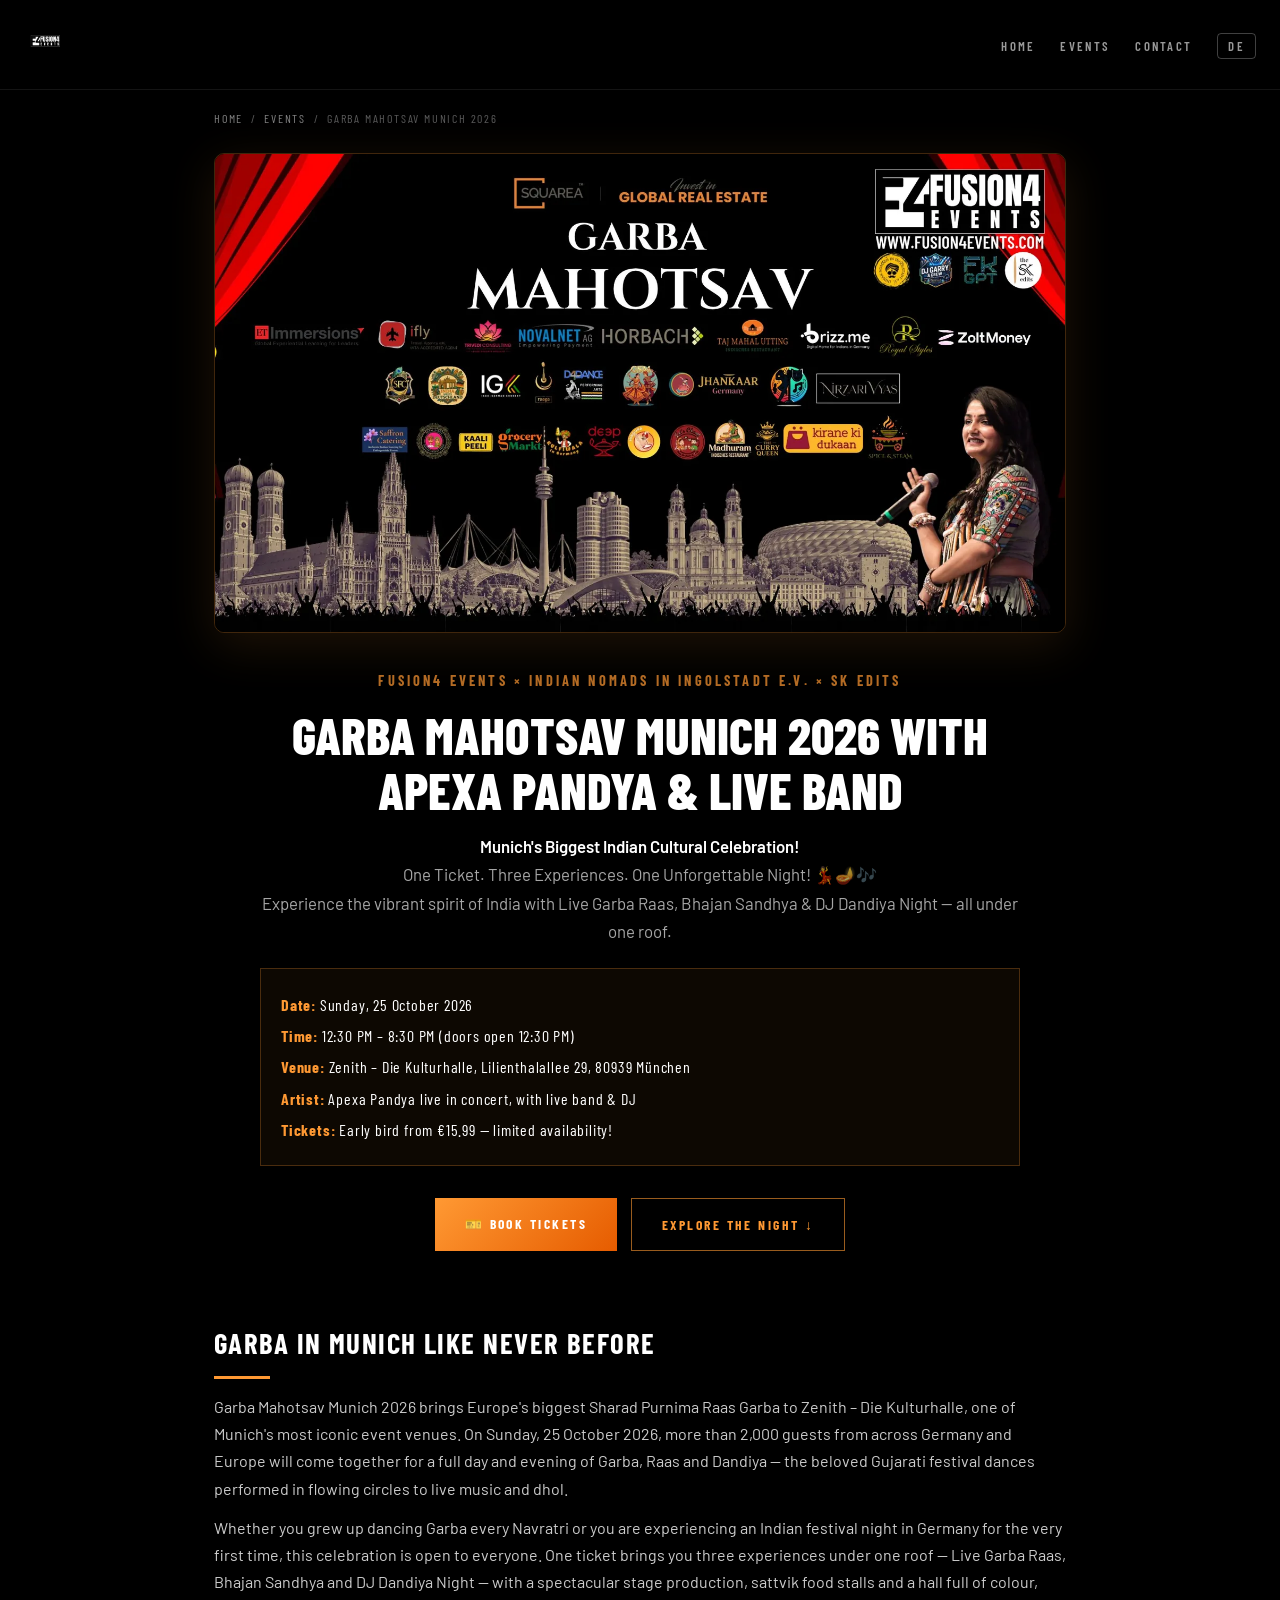
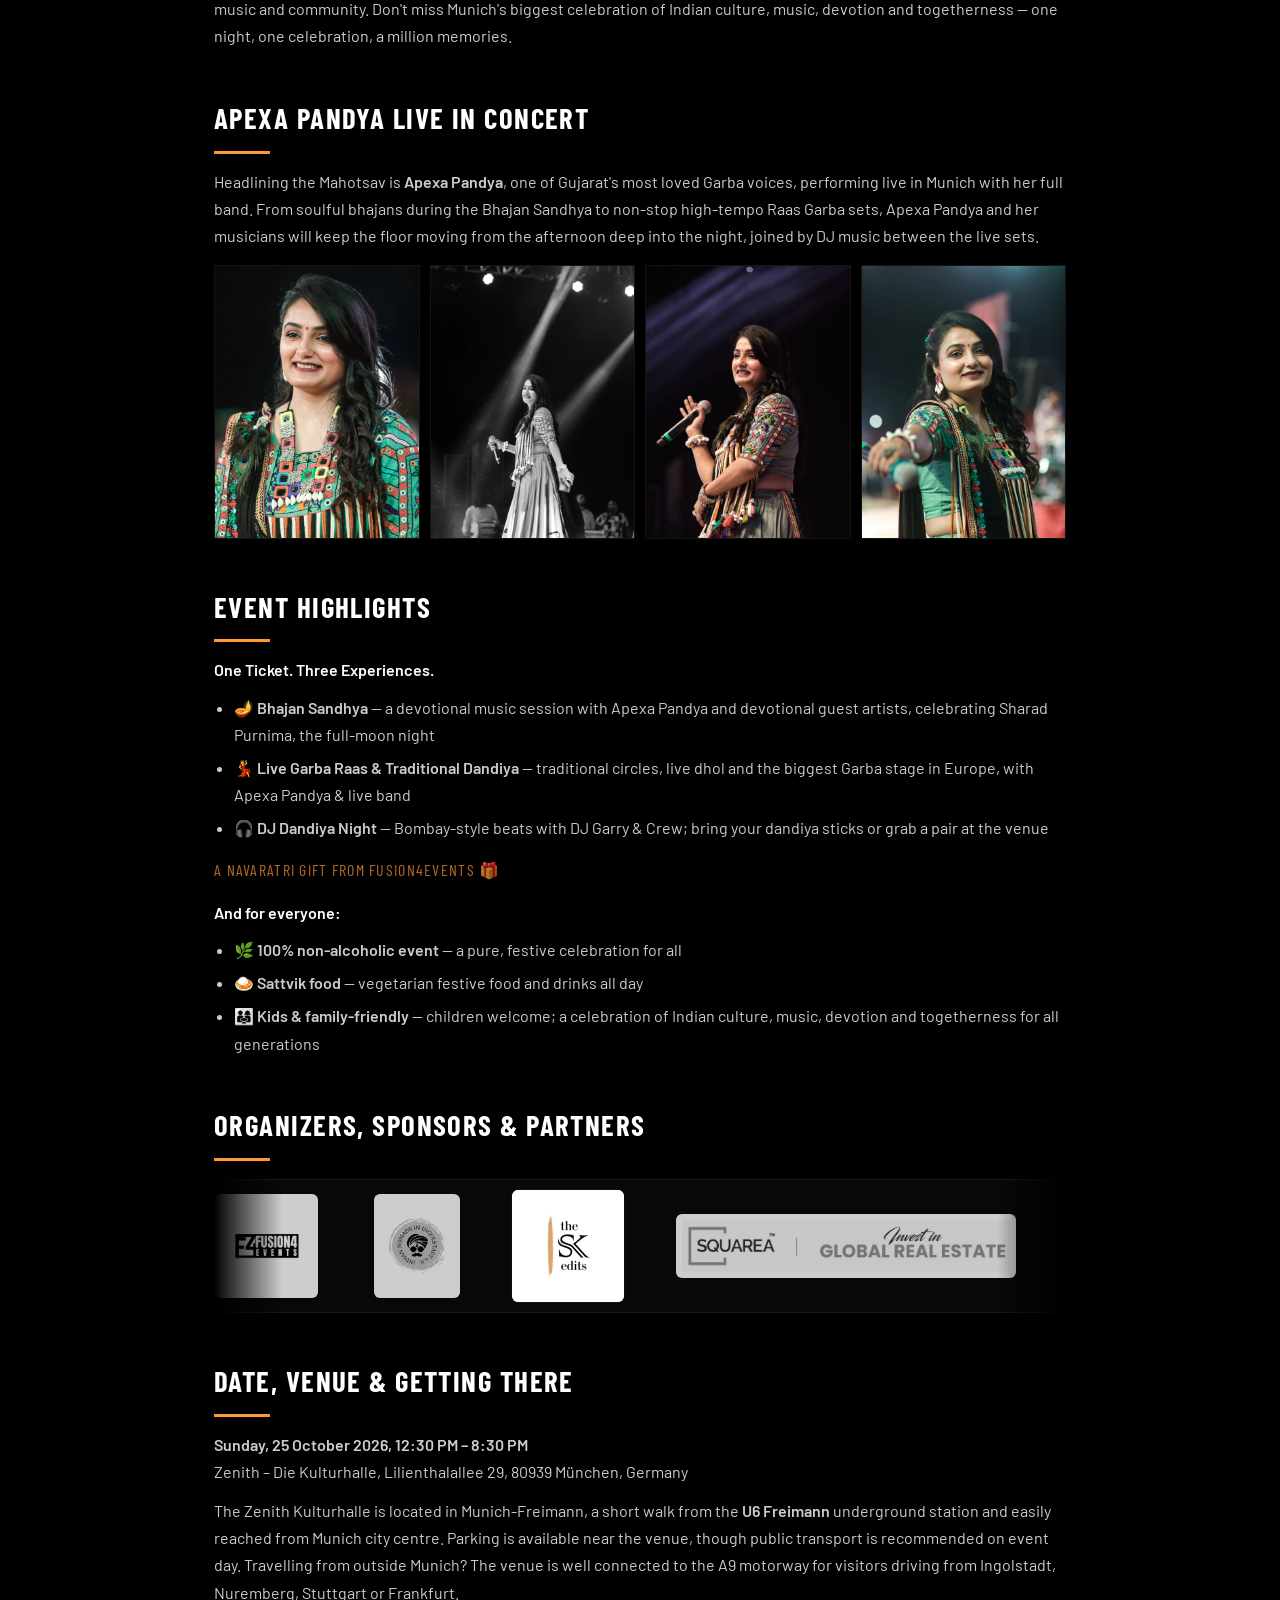
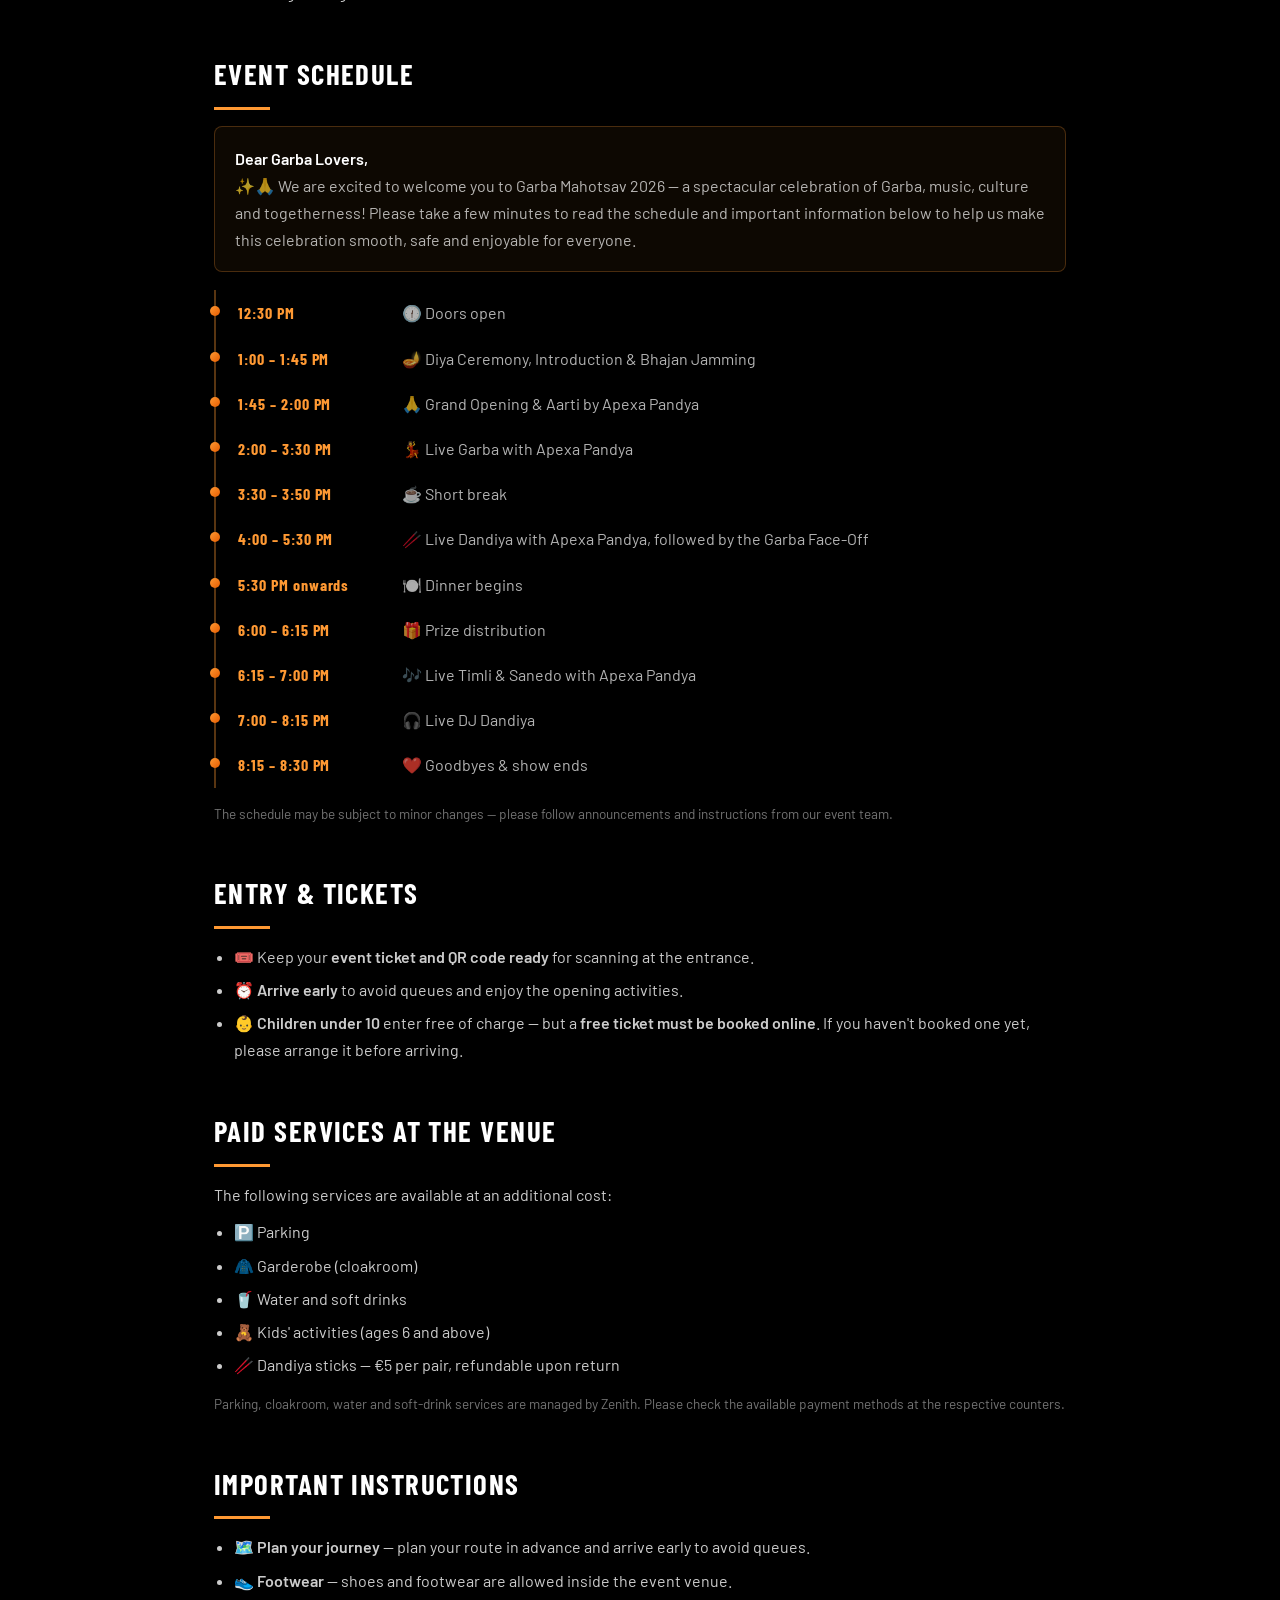
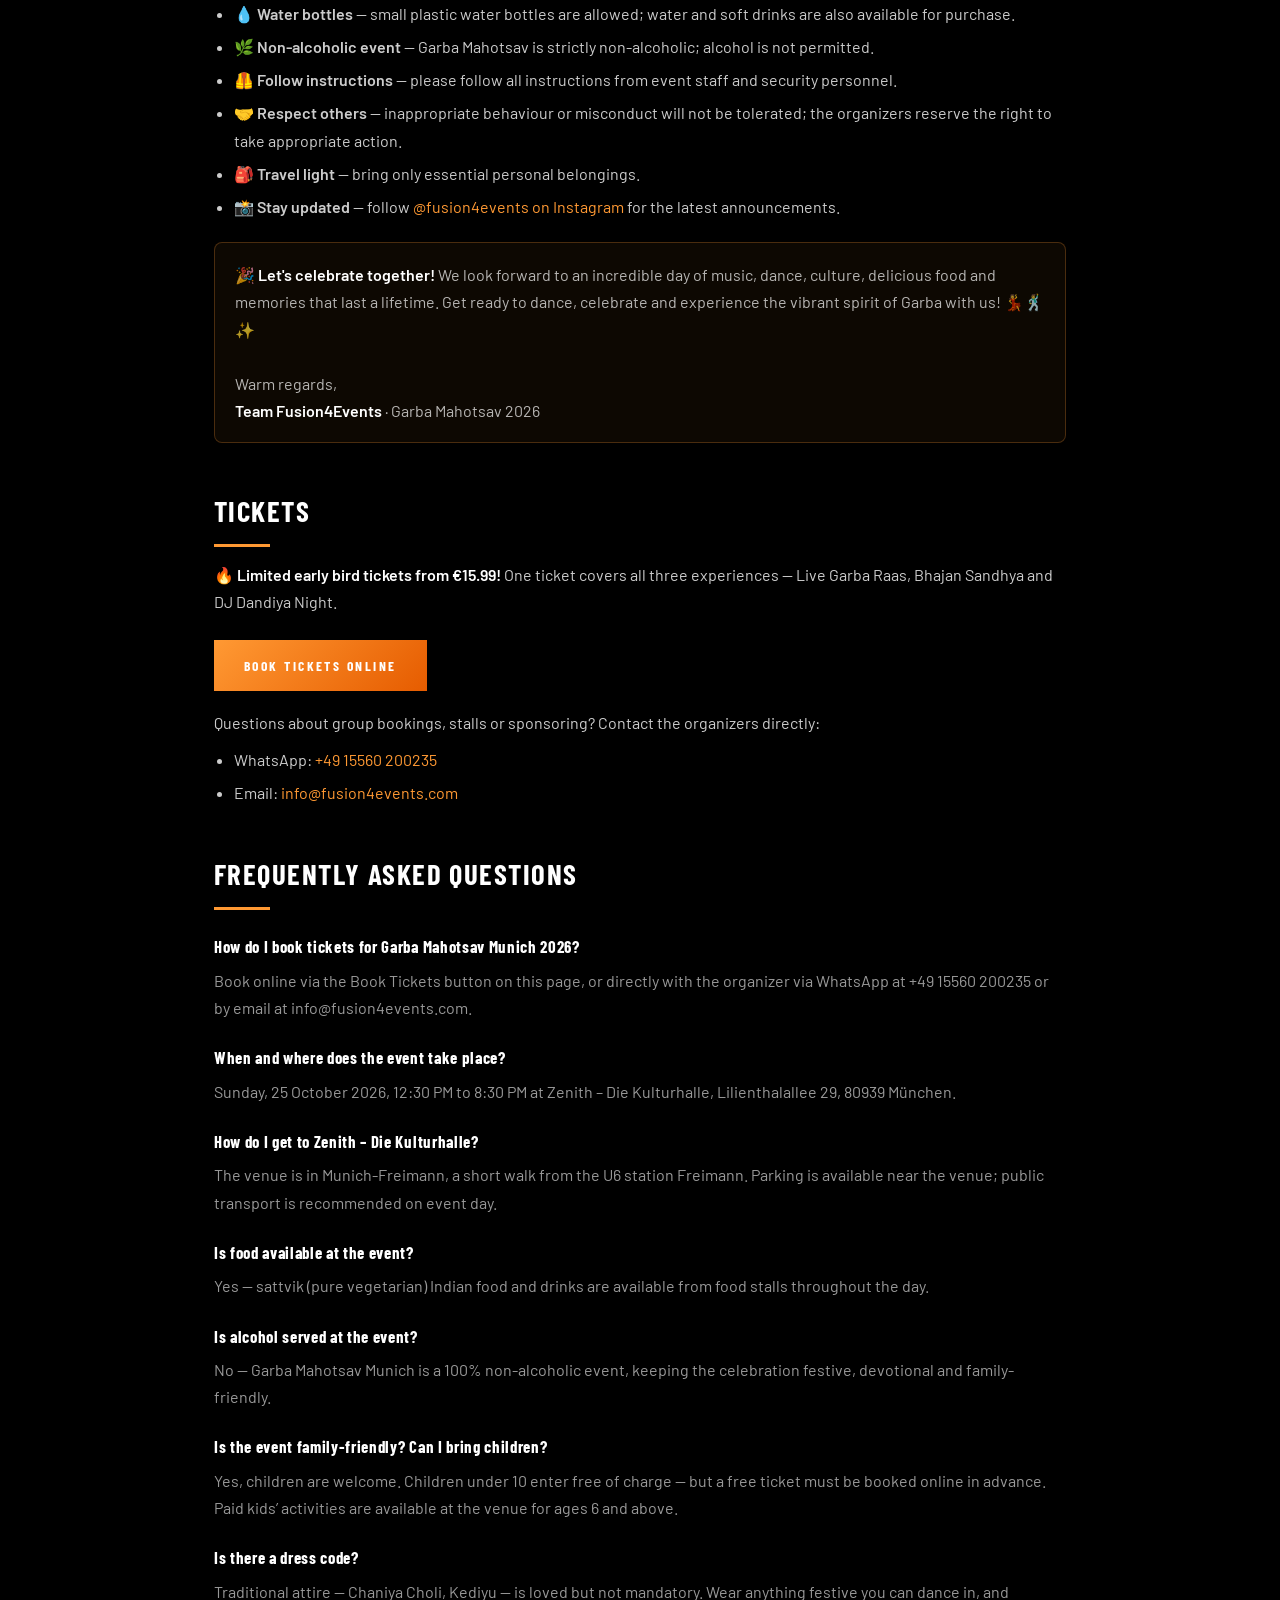
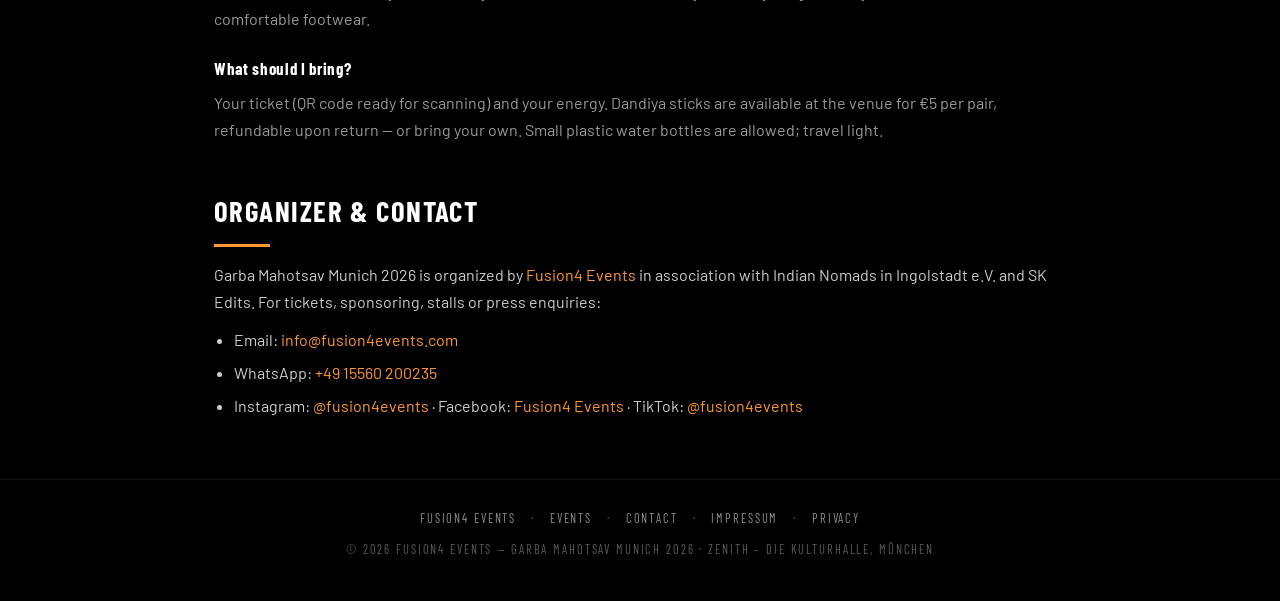
<file: events/garba-mahotsav-munich-2026/index.html>
<!DOCTYPE html>
<html lang="en">
<head>
    <meta charset="utf-8">
    <title>Garba Mahotsav Munich 2026 with Apexa Pandya | Fusion4Events</title>
    <meta name="description" content="Munich's biggest Indian cultural celebration — 25 October 2026 at Zenith Kulturhalle. Live Garba Raas, Bhajan Sandhya & DJ Dandiya Night with Apexa Pandya. Early bird tickets from €15.99.">
    <meta name="viewport" content="width=device-width, initial-scale=1">
    <meta name="theme-color" content="#000000">
    <link rel="canonical" href="https://fusion4events.com/events/garba-mahotsav-munich-2026/">
    <link rel="alternate" hreflang="en" href="https://fusion4events.com/events/garba-mahotsav-munich-2026/">
    <link rel="alternate" hreflang="de" href="https://fusion4events.com/de/events/garba-mahotsav-munich-2026/">
    <link rel="alternate" hreflang="x-default" href="https://fusion4events.com/events/garba-mahotsav-munich-2026/">

    <!-- Open Graph -->
    <meta property="og:type" content="website">
    <meta property="og:site_name" content="Fusion4 Events">
    <meta property="og:title" content="Garba Mahotsav Munich 2026 with Apexa Pandya & Live Band">
    <meta property="og:description" content="Europe's Biggest Sharad Purnima Raas Garba — Sunday 25 October 2026, Zenith Kulturhalle Munich. Live Garba, Raas, Dandiya, Bhajan Sandhya & DJ with Apexa Pandya.">
    <meta property="og:url" content="https://fusion4events.com/events/garba-mahotsav-munich-2026/">
    <meta property="og:image" content="https://fusion4events.com/img/galary/garba2026/garba-mahotsav-munich-2026-og.jpg">
    <meta property="og:image:width" content="1200">
    <meta property="og:image:height" content="630">
    <meta property="og:locale" content="en_GB">
    <meta property="og:locale:alternate" content="de_DE">

    <!-- Twitter Card -->
    <meta name="twitter:card" content="summary_large_image">
    <meta name="twitter:title" content="Garba Mahotsav Munich 2026 with Apexa Pandya & Live Band">
    <meta name="twitter:description" content="Europe's Biggest Sharad Purnima Raas Garba — 25 October 2026, Zenith Kulturhalle Munich. Tickets & info.">
    <meta name="twitter:image" content="https://fusion4events.com/img/galary/garba2026/garba-mahotsav-munich-2026-og.jpg">

    <!-- Favicon -->
    <link rel="icon" type="image/x-icon" href="../../img/favicon.ico">
    <link rel="icon" type="image/png" sizes="32x32" href="../../img/favicon.png">
    <link rel="apple-touch-icon" href="../../img/favicon.png">

    <!-- Fonts -->
    <link href="../../fonts/fonts.css" rel="stylesheet">
    <link rel="preload" as="image" href="../../img/galary/garba2026/garba-mahotsav-munich-2026-banner.webp">

    <!-- Structured data: Event -->
    <script type="application/ld+json">
    {
      "@context": "https://schema.org",
      "@type": "Event",
      "name": "Garba Mahotsav Munich 2026",
      "alternateName": "Europe's Biggest Sharad Purnima Raas Garba 2026",
      "description": "Munich's biggest Indian cultural celebration — Garba Mahotsav Munich 2026 with Apexa Pandya live in concert. One ticket, three experiences: Live Garba Raas, Bhajan Sandhya and DJ Dandiya Night at Zenith – Die Kulturhalle, Munich, on Sunday 25 October 2026, 12:30–20:30. 100% non-alcoholic, sattvik food, kids & family friendly. Early bird tickets from €15.99.",
      "startDate": "2026-10-25T12:30:00+01:00",
      "endDate": "2026-10-25T20:30:00+01:00",
      "doorTime": "2026-10-25T12:30:00+01:00",
      "eventStatus": "https://schema.org/EventScheduled",
      "eventAttendanceMode": "https://schema.org/OfflineEventAttendanceMode",
      "location": {
        "@type": "Place",
        "name": "Zenith – Die Kulturhalle",
        "address": {
          "@type": "PostalAddress",
          "streetAddress": "Lilienthalallee 29",
          "postalCode": "80939",
          "addressLocality": "München",
          "addressRegion": "Bayern",
          "addressCountry": "DE"
        }
      },
      "image": [
        "https://fusion4events.com/img/galary/garba2026/garba-mahotsav-munich-2026-og.jpg",
        "https://fusion4events.com/img/galary/garba2026/garba-mahotsav-munich-2026-banner.webp",
        "https://fusion4events.com/img/galary/garba2026/garba-mahotsav-munich-2026-apexa-pandya.webp",
        "https://fusion4events.com/img/galary/garba2026/apexa-pandya-live-garba-munich-1.webp"
      ],
      "performer": {
        "@type": "Person",
        "name": "Apexa Pandya"
      },
      "organizer": [
        {
          "@type": "Organization",
          "name": "Fusion4 Events",
          "url": "https://fusion4events.com/",
          "email": "info@fusion4events.com",
          "telephone": "+49 15560 200235"
        },
        {
          "@type": "Organization",
          "name": "Indian Nomads in Ingolstadt e.V."
        },
        {
          "@type": "Organization",
          "name": "SK Edits"
        }
      ],
      "sponsor": {
        "@type": "Organization",
        "name": "Squarea"
      },
      "offers": {
        "@type": "Offer",
        "name": "Early Bird Ticket",
        "url": "https://brizz.me/booking/31548328-bb1b-4dff-8ca4-2a97c3ae6b72",
        "price": "15.99",
        "priceCurrency": "EUR",
        "availability": "https://schema.org/LimitedAvailability",
        "validFrom": "2026-07-04T00:00:00+02:00"
      }
    }
    </script>

    <!-- Structured data: Breadcrumbs -->
    <script type="application/ld+json">
    {
      "@context": "https://schema.org",
      "@type": "BreadcrumbList",
      "itemListElement": [
        { "@type": "ListItem", "position": 1, "name": "Home", "item": "https://fusion4events.com/" },
        { "@type": "ListItem", "position": 2, "name": "Events", "item": "https://fusion4events.com/events/" },
        { "@type": "ListItem", "position": 3, "name": "Garba Mahotsav Munich 2026" }
      ]
    }
    </script>

    <!-- Structured data: FAQ -->
    <script type="application/ld+json">
    {
      "@context": "https://schema.org",
      "@type": "FAQPage",
      "mainEntity": [
        {
          "@type": "Question",
          "name": "How do I book tickets for Garba Mahotsav Munich 2026?",
          "acceptedAnswer": { "@type": "Answer", "text": "Tickets can be booked online at brizz.me (link on this page), or directly with the organizer via WhatsApp at +49 15560 200235 or by email at info@fusion4events.com. Limited early bird tickets are available from €15.99." }
        },
        {
          "@type": "Question",
          "name": "When and where does the event take place?",
          "acceptedAnswer": { "@type": "Answer", "text": "Garba Mahotsav Munich 2026 takes place on Sunday, 25 October 2026 from 12:30 PM to 8:30 PM at Zenith – Die Kulturhalle, Lilienthalallee 29, 80939 München, Germany." }
        },
        {
          "@type": "Question",
          "name": "How do I get to Zenith – Die Kulturhalle?",
          "acceptedAnswer": { "@type": "Answer", "text": "The venue is in Munich-Freimann, a short walk from the U6 underground station Freimann. Parking is available near the venue; arriving by public transport is recommended on event day." }
        },
        {
          "@type": "Question",
          "name": "Is food available at the event?",
          "acceptedAnswer": { "@type": "Answer", "text": "Yes. Sattvik (pure vegetarian) Indian food and drinks are available from food stalls throughout the day." }
        },
        {
          "@type": "Question",
          "name": "Is alcohol served at the event?",
          "acceptedAnswer": { "@type": "Answer", "text": "No — Garba Mahotsav Munich is a 100% non-alcoholic event, keeping the celebration festive, devotional and family-friendly." }
        },
        {
          "@type": "Question",
          "name": "Is the event family-friendly? Can I bring children?",
          "acceptedAnswer": { "@type": "Answer", "text": "Yes, Garba Mahotsav Munich is a family event and children are welcome. Details on child tickets and family facilities are announced with the ticket categories." }
        },
        {
          "@type": "Question",
          "name": "Is there a dress code?",
          "acceptedAnswer": { "@type": "Answer", "text": "Traditional attire is loved but not mandatory — Chaniya Choli, Kediyu or any comfortable festive clothing you can dance in is perfect. Comfortable footwear is recommended for hours of Garba and Dandiya." }
        },
        {
          "@type": "Question",
          "name": "What should I bring?",
          "acceptedAnswer": { "@type": "Answer", "text": "Your ticket with the QR code ready for scanning, and your energy. Dandiya sticks are available at the venue for EUR 5 per pair, refundable upon return - or bring your own. Small plastic water bottles are allowed." }
        }
      ]
    }
    </script>

    <style>
        *, *::before, *::after { margin:0; padding:0; box-sizing:border-box; }
        :root {
            --black:#000; --white:#fff; --off-white:#ccc; --gray:#888;
            --orange:#ff9933; --orange-dim:rgba(255,153,51,.7);
            --condensed:'Barlow Condensed',sans-serif; --body:'Barlow',sans-serif;
        }
        html { scroll-behavior:smooth; }
        body { background:var(--black); color:var(--off-white); font-family:var(--body); font-size:16px; line-height:1.7; }
        a { color:var(--orange); text-decoration:none; }
        a:hover { text-decoration:underline; }
        .wrap { max-width:900px; margin:0 auto; padding:0 24px; }

        header.site { display:flex; align-items:center; justify-content:space-between; padding:20px 24px; border-bottom:1px solid rgba(255,255,255,.08); }
        header.site img { height:42px; }
        header.site nav a { font-family:var(--condensed); font-size:.8rem; font-weight:600; letter-spacing:.18em; text-transform:uppercase; color:rgba(255,255,255,.6); margin-left:22px; }

        .breadcrumb { font-family:var(--condensed); font-size:.75rem; letter-spacing:.15em; text-transform:uppercase; color:rgba(255,255,255,.35); padding:18px 0 0; }
        .breadcrumb a { color:rgba(255,255,255,.5); }

        .hero-banner { margin:24px 0 8px; }
        .hero-banner img { display:block; width:100%; height:auto; border:1px solid rgba(255,153,51,.25); border-radius:10px; box-shadow:0 12px 48px rgba(255,153,51,.12); }
        .hero { text-align:center; padding:28px 0 24px; max-width:760px; margin:0 auto; }
        .hero .facts { text-align:left; }
        .cta-row { display:flex; gap:14px; justify-content:center; flex-wrap:wrap; }
        .kicker { font-family:var(--condensed); font-size:.9rem; font-weight:700; letter-spacing:.22em; text-transform:uppercase; color:var(--orange-dim); margin-bottom:14px; }
        h1 { font-family:var(--condensed); font-size:clamp(2rem,5vw,3.2rem); font-weight:800; line-height:1.08; text-transform:uppercase; color:var(--white); margin-bottom:14px; }
        .sub { font-size:1.05rem; color:rgba(255,255,255,.65); }
        .facts { margin:22px 0; padding:18px 20px; border:1px solid rgba(255,153,51,.25); background:rgba(255,153,51,.05); }
        .facts p { font-family:var(--condensed); font-size:1rem; letter-spacing:.05em; margin:4px 0; color:var(--white); }
        .facts strong { color:var(--orange); }
        .cta { display:inline-block; margin-top:10px; background:linear-gradient(135deg,#ff9933,#e65c00); color:#fff; font-family:var(--condensed); font-weight:700; letter-spacing:.18em; text-transform:uppercase; font-size:.85rem; padding:14px 30px; }
        .cta:hover { text-decoration:none; opacity:.9; }

        h2 { font-family:var(--condensed); font-size:clamp(1.3rem,3vw,1.8rem); font-weight:700; text-transform:uppercase; letter-spacing:.05em; color:var(--white); margin:44px 0 14px; }
        h2::after { content:""; display:block; width:56px; height:3px; background:var(--orange); margin-top:8px; }
        p + p { margin-top:12px; }
        ul.list { margin:10px 0 0 20px; }
        ul.list li { margin:6px 0; }

        .gallery { display:grid; grid-template-columns:repeat(4,1fr); gap:10px; margin-top:16px; }
        @media (max-width:640px){ .gallery { grid-template-columns:repeat(2,1fr); } }
        .gallery img { width:100%; height:auto; border:1px solid rgba(255,255,255,.08); }

        /* Partner logo marquee */
        .logo-marquee { overflow:hidden; position:relative; margin-top:18px; padding:14px 0; background:rgba(255,255,255,.03); border-top:1px solid rgba(255,255,255,.07); border-bottom:1px solid rgba(255,255,255,.07);
            -webkit-mask-image:linear-gradient(90deg,transparent,#000 8%,#000 92%,transparent);
            mask-image:linear-gradient(90deg,transparent,#000 8%,#000 92%,transparent); }
        .logo-track { display:flex; align-items:center; gap:56px; width:max-content; animation:logo-scroll 35s linear infinite; }
        .logo-marquee:hover .logo-track { animation-play-state:paused; }
        .logo-track img { height:64px; width:auto; filter:grayscale(1); opacity:.8; transition:filter .5s ease, opacity .5s ease, transform .5s ease; background:#fff; padding:6px; border-radius:6px; }
        .logo-track img.logo-lg { height:104px; }
        .logo-track img.in-focus, .logo-track img:hover { filter:grayscale(0); opacity:1; transform:scale(1.08); }
        @keyframes logo-scroll { from { transform:translateX(0); } to { transform:translateX(-50%); } }
        @media (prefers-reduced-motion: reduce) {
            .logo-track { animation:none; flex-wrap:wrap; width:auto; justify-content:center; }
            .logo-track img { filter:none; opacity:1; }
            .logo-track img[aria-hidden="true"] { display:none; }
        }

        /* Event day guide */
        .schedule { margin-top:18px; border-left:2px solid rgba(255,153,51,.35); padding-left:0; list-style:none; }
        .schedule li { position:relative; display:grid; grid-template-columns:150px 1fr; gap:14px; padding:9px 0 9px 22px; }
        @media (max-width:560px){ .schedule li { grid-template-columns:1fr; gap:2px; } }
        .schedule li::before { content:""; position:absolute; left:-6px; top:16px; width:10px; height:10px; border-radius:50%; background:linear-gradient(135deg,#ff9933,#e65c00); }
        .schedule time { font-family:var(--condensed); font-weight:700; letter-spacing:.06em; color:var(--orange); white-space:nowrap; }
        .schedule span { color:rgba(255,255,255,.7); }
        .guide-note { margin-top:14px; font-size:.85rem; color:rgba(255,255,255,.45); }
        .welcome-box { margin-top:16px; padding:18px 20px; border:1px solid rgba(255,153,51,.25); background:rgba(255,153,51,.05); border-radius:8px; color:rgba(255,255,255,.7); }
        .welcome-box strong { color:#fff; }

        dl.faq dt { font-family:var(--condensed); font-size:1.05rem; font-weight:700; letter-spacing:.04em; color:var(--white); margin-top:22px; }
        dl.faq dd { margin:6px 0 0; color:rgba(255,255,255,.6); }

        footer.site { margin-top:60px; padding:28px 24px 40px; border-top:1px solid rgba(255,255,255,.08); font-family:var(--condensed); font-size:.78rem; letter-spacing:.15em; text-transform:uppercase; color:rgba(255,255,255,.35); text-align:center; }
        footer.site a { color:rgba(255,255,255,.55); margin:0 10px; }
    </style>
</head>
<body>

<header class="site">
    <a href="../../index.html"><img src="../../img/logo.png" alt="Fusion4 Events" width="120" height="42" style="width:auto;"></a>
    <nav>
        <a href="../../index.html">Home</a>
        <a href="../index.html">Events</a>
        <a href="../../index.html#contact">Contact</a>
        <a href="../../de/events/garba-mahotsav-munich-2026/index.html" style="border:1px solid rgba(255,255,255,.25);border-radius:4px;padding:4px 10px;">DE</a>
    </nav>
</header>

<main class="wrap">
    <nav class="breadcrumb" aria-label="Breadcrumb">
        <a href="../../index.html">Home</a> &nbsp;/&nbsp; <a href="../index.html">Events</a> &nbsp;/&nbsp; Garba Mahotsav Munich 2026
    </nav>

    <div class="hero-banner">
        <img src="../../img/galary/garba2026/garba-mahotsav-munich-2026-banner.webp"
             alt="Garba Mahotsav Munich 2026 — official event poster with Apexa Pandya, sponsors and partners"
             width="1600" height="900" fetchpriority="high">
    </div>

    <section class="hero">
        <p class="kicker">Fusion4 Events × Indian Nomads in Ingolstadt e.V. × SK Edits</p>
        <h1>Garba Mahotsav Munich 2026 with Apexa Pandya &amp; Live Band</h1>
        <p class="sub"><strong style="color:#fff;">Munich's Biggest Indian Cultural Celebration!</strong><br>
        One Ticket. Three Experiences. One Unforgettable Night! 💃🪔🎶<br>
        Experience the vibrant spirit of India with Live Garba Raas, Bhajan Sandhya &amp; DJ Dandiya Night — all under one roof.</p>
        <div class="facts">
            <p><strong>Date:</strong> Sunday, 25 October 2026</p>
            <p><strong>Time:</strong> 12:30 PM – 8:30 PM (doors open 12:30 PM)</p>
            <p><strong>Venue:</strong> Zenith – Die Kulturhalle, Lilienthalallee 29, 80939 München</p>
            <p><strong>Artist:</strong> Apexa Pandya live in concert, with live band &amp; DJ</p>
            <p><strong>Tickets:</strong> Early bird from €15.99 — limited availability!</p>
        </div>
        <div class="cta-row">
            <a class="cta" href="https://brizz.me/booking/31548328-bb1b-4dff-8ca4-2a97c3ae6b72" rel="noopener">🎫 Book Tickets</a>
            <a class="cta" style="background:none;border:1px solid rgba(255,153,51,.6);color:var(--orange);" href="#highlights">Explore the Night ↓</a>
        </div>
    </section>

    <section id="about">
        <h2>Garba in Munich like never before</h2>
        <p>Garba Mahotsav Munich 2026 brings Europe's biggest Sharad Purnima Raas Garba to Zenith – Die Kulturhalle, one of Munich's most iconic event venues. On Sunday, 25 October 2026, more than 2,000 guests from across Germany and Europe will come together for a full day and evening of Garba, Raas and Dandiya — the beloved Gujarati festival dances performed in flowing circles to live music and dhol.</p>
        <p>Whether you grew up dancing Garba every Navratri or you are experiencing an Indian festival night in Germany for the very first time, this celebration is open to everyone. One ticket brings you three experiences under one roof — Live Garba Raas, Bhajan Sandhya and DJ Dandiya Night — with a spectacular stage production, sattvik food stalls and a hall full of colour, music and community. Don't miss Munich's biggest celebration of Indian culture, music, devotion and togetherness — one night, one celebration, a million memories.</p>
    </section>

    <section id="artist">
        <h2>Apexa Pandya live in concert</h2>
        <p>Headlining the Mahotsav is <strong>Apexa Pandya</strong>, one of Gujarat's most loved Garba voices, performing live in Munich with her full band. From soulful bhajans during the Bhajan Sandhya to non-stop high-tempo Raas Garba sets, Apexa Pandya and her musicians will keep the floor moving from the afternoon deep into the night, joined by DJ music between the live sets.</p>
        <div class="gallery">
            <img src="../../img/galary/garba2026/apexa-pandya-live-garba-munich-1.webp" alt="Apexa Pandya performing live Garba on stage" width="1200" height="1600" loading="lazy">
            <img src="../../img/galary/garba2026/apexa-pandya-live-garba-munich-2.webp" alt="Apexa Pandya live in concert at a Garba night" width="1200" height="1600" loading="lazy">
            <img src="../../img/galary/garba2026/apexa-pandya-live-garba-munich-3.webp" alt="Apexa Pandya singing Raas Garba live" width="1200" height="1600" loading="lazy">
            <img src="../../img/galary/garba2026/apexa-pandya-live-garba-munich-4.webp" alt="Apexa Pandya Garba concert performance" width="1200" height="1600" loading="lazy">
        </div>
    </section>

    <section id="highlights">
        <h2>Event highlights</h2>
        <p><strong style="color:#fff;">One Ticket. Three Experiences.</strong></p>
        <ul class="list">
            <li>🪔 <strong>Bhajan Sandhya</strong> — a devotional music session with Apexa Pandya and devotional guest artists, celebrating Sharad Purnima, the full-moon night</li>
            <li>💃 <strong>Live Garba Raas &amp; Traditional Dandiya</strong> — traditional circles, live dhol and the biggest Garba stage in Europe, with Apexa Pandya &amp; live band</li>
            <li>🎧 <strong>DJ Dandiya Night</strong> — Bombay-style beats with DJ Garry &amp; Crew; bring your dandiya sticks or grab a pair at the venue</li>
        </ul>
        <p style="margin-top:14px;font-family:var(--condensed);letter-spacing:.08em;text-transform:uppercase;color:var(--orange-dim);">A Navaratri gift from Fusion4Events 🎁</p>
        <p style="margin-top:16px;"><strong style="color:#fff;">And for everyone:</strong></p>
        <ul class="list">
            <li>🌿 <strong>100% non-alcoholic event</strong> — a pure, festive celebration for all</li>
            <li>🍛 <strong>Sattvik food</strong> — vegetarian festive food and drinks all day</li>
            <li>👨‍👩‍👧 <strong>Kids &amp; family-friendly</strong> — children welcome; a celebration of Indian culture, music, devotion and togetherness for all generations</li>
        </ul>
    </section>

    <section id="partners">
        <h2>Organizers, sponsors &amp; partners</h2>
        <div class="logo-marquee" aria-label="Event organizers, sponsors and partners">
            <div class="logo-track">
                <img class="logo-lg" src="../../img/galary/garba2026/logo/Organized-by.png" alt="Organized by Fusion4 Events" loading="lazy">
                <img class="logo-lg" src="../../img/galary/garba2026/logo/Association.jpeg" alt="In association with Indian Nomads in Ingolstadt e.V." loading="lazy">
                <img class="logo-lg" src="../../img/galary/garba2026/logo/SK-Edits.jpeg" alt="SK Edits" loading="lazy">
                <img src="../../img/galary/garba2026/logo/Title-Sponsor.jpeg" alt="Title sponsor Squarea — Invest in Global Real Estate" loading="lazy">
                <img src="../../img/galary/garba2026/logo/Powered-by.jpeg" alt="Powered by DJ Garry & Crew — Event Production & Technical Services" loading="lazy">
                <img src="../../img/galary/garba2026/logo/sponsor.png" alt="Event sponsor" loading="lazy">
                <img src="../../img/galary/garba2026/logo/RAAGA-KOLLECTIVE.png" alt="Raaga Kollective" loading="lazy">
                <img src="../../img/galary/garba2026/logo/Swadesh_logo-1.png" alt="Swadesh" loading="lazy">
                <img src="../../img/galary/garba2026/logo/TajMahalUtting.jpg" alt="Taj Mahal Utting" loading="lazy">
                <img src="../../img/galary/garba2026/logo/Ticketing%20Partner.png" alt="Ticketing partner Brizz" loading="lazy">
                <img class="logo-lg" src="../../img/galary/garba2026/logo/Venue.png" alt="Venue Zenith – Die Kulturhalle" loading="lazy">
                <!-- duplicate set for seamless loop -->
                <img class="logo-lg" src="../../img/galary/garba2026/logo/Organized-by.png" alt="" aria-hidden="true" loading="lazy">
                <img class="logo-lg" src="../../img/galary/garba2026/logo/Association.jpeg" alt="" aria-hidden="true" loading="lazy">
                <img class="logo-lg" src="../../img/galary/garba2026/logo/SK-Edits.jpeg" alt="" aria-hidden="true" loading="lazy">
                <img src="../../img/galary/garba2026/logo/Title-Sponsor.jpeg" alt="" aria-hidden="true" loading="lazy">
                <img src="../../img/galary/garba2026/logo/Powered-by.jpeg" alt="" aria-hidden="true" loading="lazy">
                <img src="../../img/galary/garba2026/logo/sponsor.png" alt="" aria-hidden="true" loading="lazy">
                <img src="../../img/galary/garba2026/logo/RAAGA-KOLLECTIVE.png" alt="" aria-hidden="true" loading="lazy">
                <img src="../../img/galary/garba2026/logo/Swadesh_logo-1.png" alt="" aria-hidden="true" loading="lazy">
                <img src="../../img/galary/garba2026/logo/TajMahalUtting.jpg" alt="" aria-hidden="true" loading="lazy">
                <img src="../../img/galary/garba2026/logo/Ticketing%20Partner.png" alt="" aria-hidden="true" loading="lazy">
                <img class="logo-lg" src="../../img/galary/garba2026/logo/Venue.png" alt="" aria-hidden="true" loading="lazy">
            </div>
        </div>
    </section>

    <section id="venue">
        <h2>Date, venue &amp; getting there</h2>
        <p><strong>Sunday, 25 October 2026, 12:30 PM – 8:30 PM</strong><br>
        Zenith – Die Kulturhalle, Lilienthalallee 29, 80939 München, Germany</p>
        <p>The Zenith Kulturhalle is located in Munich-Freimann, a short walk from the <strong>U6 Freimann</strong> underground station and easily reached from Munich city centre. Parking is available near the venue, though public transport is recommended on event day. Travelling from outside Munich? The venue is well connected to the A9 motorway for visitors driving from Ingolstadt, Nuremberg, Stuttgart or Frankfurt.</p>
    </section>


    <section id="schedule">
        <h2>Event schedule</h2>
        <div class="welcome-box">
            <strong>Dear Garba Lovers,</strong><br>
            ✨🙏 We are excited to welcome you to Garba Mahotsav 2026 — a spectacular celebration of Garba, music, culture and togetherness! Please take a few minutes to read the schedule and important information below to help us make this celebration smooth, safe and enjoyable for everyone.
        </div>
        <ul class="schedule">
            <li><time>12:30 PM</time><span>🕧 Doors open</span></li>
            <li><time>1:00 – 1:45 PM</time><span>🪔 Diya Ceremony, Introduction &amp; Bhajan Jamming</span></li>
            <li><time>1:45 – 2:00 PM</time><span>🙏 Grand Opening &amp; Aarti by Apexa Pandya</span></li>
            <li><time>2:00 – 3:30 PM</time><span>💃 Live Garba with Apexa Pandya</span></li>
            <li><time>3:30 – 3:50 PM</time><span>☕ Short break</span></li>
            <li><time>4:00 – 5:30 PM</time><span>🥢 Live Dandiya with Apexa Pandya, followed by the Garba Face-Off</span></li>
            <li><time>5:30 PM onwards</time><span>🍽️ Dinner begins</span></li>
            <li><time>6:00 – 6:15 PM</time><span>🎁 Prize distribution</span></li>
            <li><time>6:15 – 7:00 PM</time><span>🎶 Live Timli &amp; Sanedo with Apexa Pandya</span></li>
            <li><time>7:00 – 8:15 PM</time><span>🎧 Live DJ Dandiya</span></li>
            <li><time>8:15 – 8:30 PM</time><span>❤️ Goodbyes &amp; show ends</span></li>
        </ul>
        <p class="guide-note">The schedule may be subject to minor changes — please follow announcements and instructions from our event team.</p>
    </section>

    <section id="entry">
        <h2>Entry &amp; tickets</h2>
        <ul class="list">
            <li>🎟️ Keep your <strong>event ticket and QR code ready</strong> for scanning at the entrance.</li>
            <li>⏰ <strong>Arrive early</strong> to avoid queues and enjoy the opening activities.</li>
            <li>👶 <strong>Children under 10</strong> enter free of charge — but a <strong>free ticket must be booked online</strong>. If you haven't booked one yet, please arrange it before arriving.</li>
        </ul>

        <h2>Paid services at the venue</h2>
        <p>The following services are available at an additional cost:</p>
        <ul class="list">
            <li>🅿️ Parking</li>
            <li>🧥 Garderobe (cloakroom)</li>
            <li>🥤 Water and soft drinks</li>
            <li>🧸 Kids' activities (ages 6 and above)</li>
            <li>🥢 Dandiya sticks — €5 per pair, refundable upon return</li>
        </ul>
        <p class="guide-note">Parking, cloakroom, water and soft-drink services are managed by Zenith. Please check the available payment methods at the respective counters.</p>

        <h2>Important instructions</h2>
        <ul class="list">
            <li>🗺️ <strong>Plan your journey</strong> — plan your route in advance and arrive early to avoid queues.</li>
            <li>👟 <strong>Footwear</strong> — shoes and footwear are allowed inside the event venue.</li>
            <li>💧 <strong>Water bottles</strong> — small plastic water bottles are allowed; water and soft drinks are also available for purchase.</li>
            <li>🌿 <strong>Non-alcoholic event</strong> — Garba Mahotsav is strictly non-alcoholic; alcohol is not permitted.</li>
            <li>🦺 <strong>Follow instructions</strong> — please follow all instructions from event staff and security personnel.</li>
            <li>🤝 <strong>Respect others</strong> — inappropriate behaviour or misconduct will not be tolerated; the organizers reserve the right to take appropriate action.</li>
            <li>🎒 <strong>Travel light</strong> — bring only essential personal belongings.</li>
            <li>📸 <strong>Stay updated</strong> — follow <a href="https://www.instagram.com/fusion4events/" rel="noopener">@fusion4events on Instagram</a> for the latest announcements.</li>
        </ul>
        <div class="welcome-box" style="margin-top:22px;">
            🎉 <strong>Let's celebrate together!</strong> We look forward to an incredible day of music, dance, culture, delicious food and memories that last a lifetime. Get ready to dance, celebrate and experience the vibrant spirit of Garba with us! 💃🕺✨<br><br>
            Warm regards,<br><strong>Team Fusion4Events</strong> · Garba Mahotsav 2026
        </div>
    </section>

    <section id="tickets">
        <h2>Tickets</h2>
        <p>🔥 <strong style="color:#fff;">Limited early bird tickets from €15.99!</strong> One ticket covers all three experiences — Live Garba Raas, Bhajan Sandhya and DJ Dandiya Night.</p>

        <p style="margin-top:14px;"><a class="cta" href="https://brizz.me/booking/31548328-bb1b-4dff-8ca4-2a97c3ae6b72" rel="noopener">Book Tickets Online</a></p>

        <p style="margin-top:18px;">Questions about group bookings, stalls or sponsoring? Contact the organizers directly:</p>
        <ul class="list">
            <li>WhatsApp: <a href="https://wa.me/4915560200235">+49 15560 200235</a></li>
            <li>Email: <a href="mailto:info@fusion4events.com">info@fusion4events.com</a></li>
        </ul>
    </section>

    <section id="faq">
        <h2>Frequently asked questions</h2>
        <dl class="faq">
            <dt>How do I book tickets for Garba Mahotsav Munich 2026?</dt>
            <dd>Book online via the Book Tickets button on this page, or directly with the organizer via WhatsApp at +49 15560 200235 or by email at info@fusion4events.com.</dd>
            <dt>When and where does the event take place?</dt>
            <dd>Sunday, 25 October 2026, 12:30 PM to 8:30 PM at Zenith – Die Kulturhalle, Lilienthalallee 29, 80939 München.</dd>
            <dt>How do I get to Zenith – Die Kulturhalle?</dt>
            <dd>The venue is in Munich-Freimann, a short walk from the U6 station Freimann. Parking is available near the venue; public transport is recommended on event day.</dd>
            <dt>Is food available at the event?</dt>
            <dd>Yes — sattvik (pure vegetarian) Indian food and drinks are available from food stalls throughout the day.</dd>
            <dt>Is alcohol served at the event?</dt>
            <dd>No — Garba Mahotsav Munich is a 100% non-alcoholic event, keeping the celebration festive, devotional and family-friendly.</dd>
            <dt>Is the event family-friendly? Can I bring children?</dt>
            <dd>Yes, children are welcome. Children under 10 enter free of charge — but a free ticket must be booked online in advance. Paid kids’ activities are available at the venue for ages 6 and above.</dd>
            <dt>Is there a dress code?</dt>
            <dd>Traditional attire — Chaniya Choli, Kediyu — is loved but not mandatory. Wear anything festive you can dance in, and comfortable footwear.</dd>
            <dt>What should I bring?</dt>
            <dd>Your ticket (QR code ready for scanning) and your energy. Dandiya sticks are available at the venue for €5 per pair, refundable upon return — or bring your own. Small plastic water bottles are allowed; travel light.</dd>
        </dl>
    </section>

    <section id="organizer">
        <h2>Organizer &amp; contact</h2>
        <p>Garba Mahotsav Munich 2026 is organized by <a href="../../index.html">Fusion4 Events</a> in association with Indian Nomads in Ingolstadt e.V. and SK Edits. For tickets, sponsoring, stalls or press enquiries:</p>
        <ul class="list">
            <li>Email: <a href="mailto:info@fusion4events.com">info@fusion4events.com</a></li>
            <li>WhatsApp: <a href="https://wa.me/4915560200235">+49 15560 200235</a></li>
            <li>Instagram: <a href="https://www.instagram.com/fusion4events/" rel="noopener">@fusion4events</a> · Facebook: <a href="https://www.facebook.com/profile.php?id=61591721092583" rel="noopener">Fusion4 Events</a> · TikTok: <a href="https://www.tiktok.com/@fusion4events" rel="noopener">@fusion4events</a></li>
        </ul>
    </section>
</main>

<footer class="site">
    <a href="../../index.html">Fusion4 Events</a> · <a href="../index.html">Events</a> · <a href="../../index.html#contact">Contact</a> · <a href="../../impressum/index.html">Impressum</a> · <a href="../../privacy/index.html">Privacy</a>
    <p style="margin-top:10px;">© 2026 Fusion4 Events — Garba Mahotsav Munich 2026 · Zenith – Die Kulturhalle, München</p>
</footer>

<script>
(function () {
    var marquee = document.querySelector('.logo-marquee');
    if (!marquee) return;
    var imgs = marquee.querySelectorAll('.logo-track img');
    function spotlight() {
        var rect = marquee.getBoundingClientRect();
        var center = rect.left + rect.width / 2;
        var zone = rect.width * 0.18; // spotlight width around the center
        imgs.forEach(function (img) {
            var r = img.getBoundingClientRect();
            var imgCenter = r.left + r.width / 2;
            img.classList.toggle('in-focus', Math.abs(imgCenter - center) < zone);
        });
        requestAnimationFrame(spotlight);
    }
    if (!window.matchMedia('(prefers-reduced-motion: reduce)').matches) {
        requestAnimationFrame(spotlight);
    }
})();
</script>

</body>
</html>
</file>
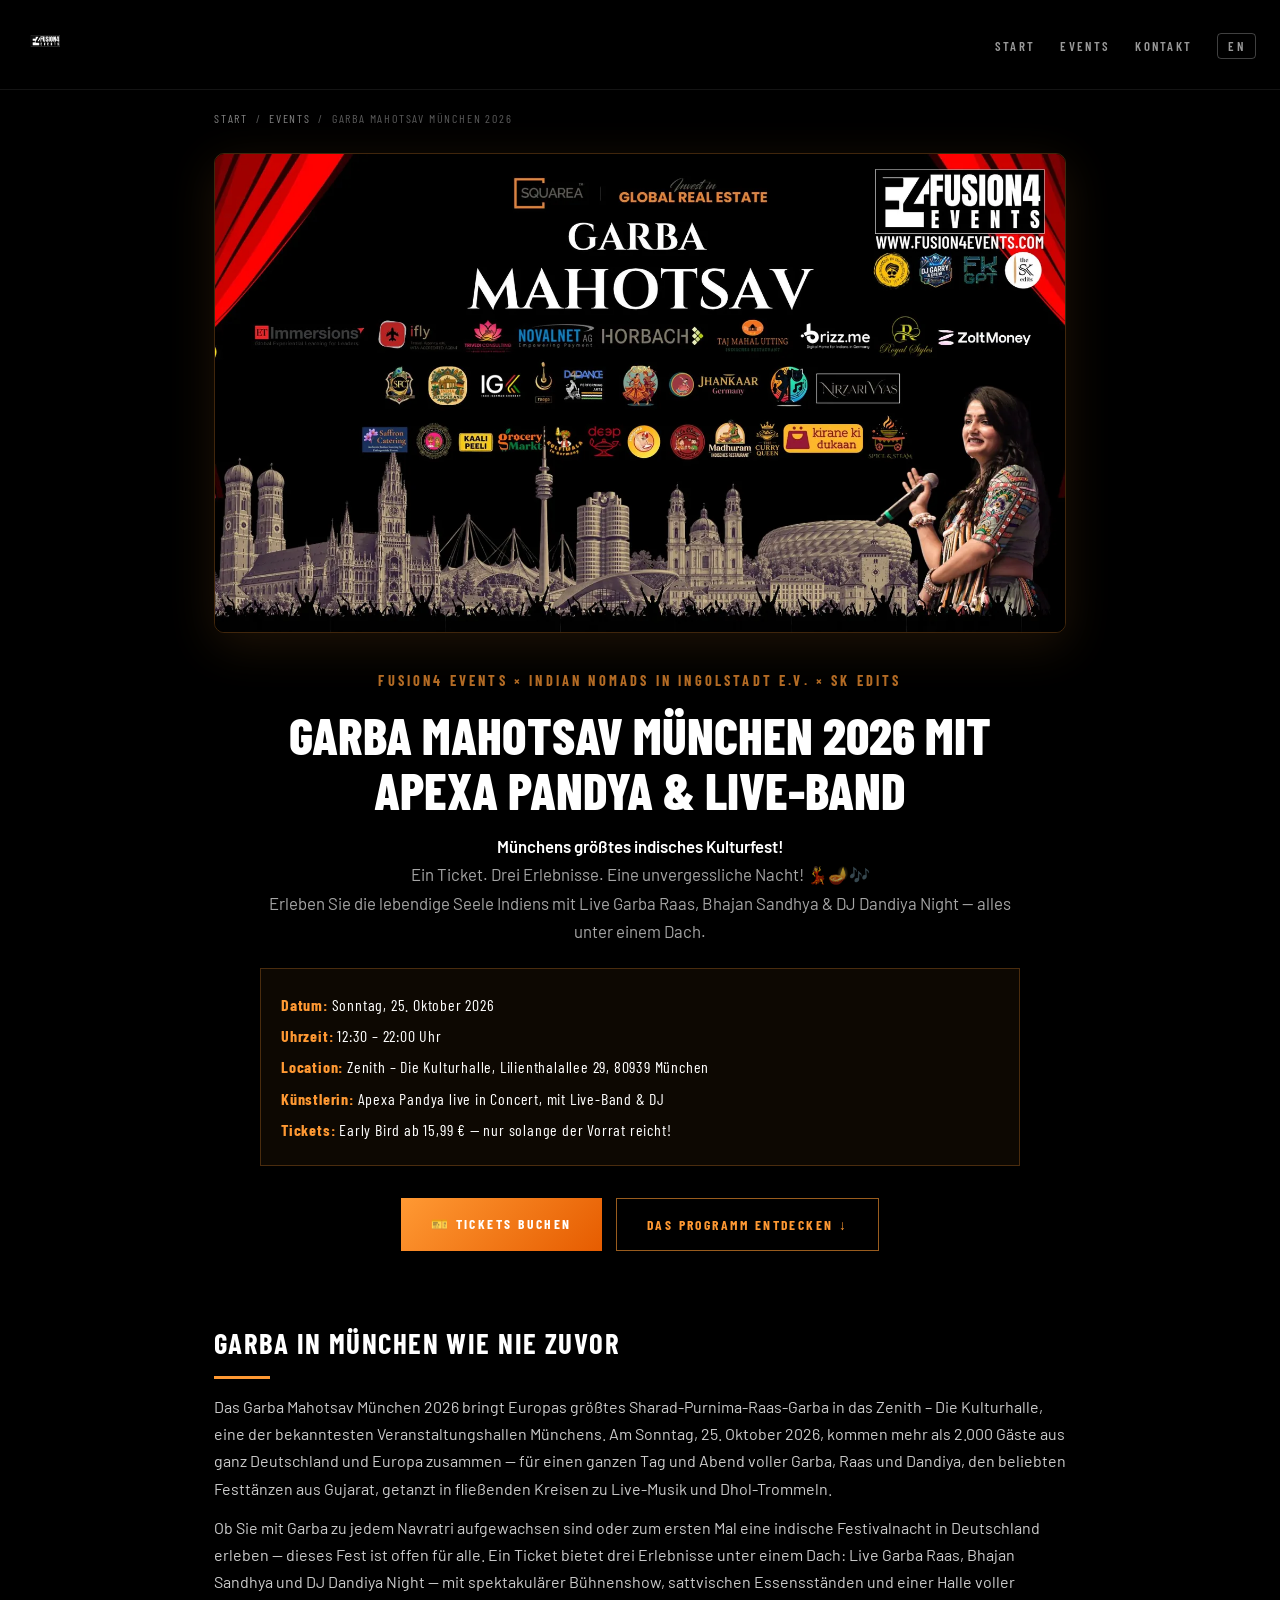
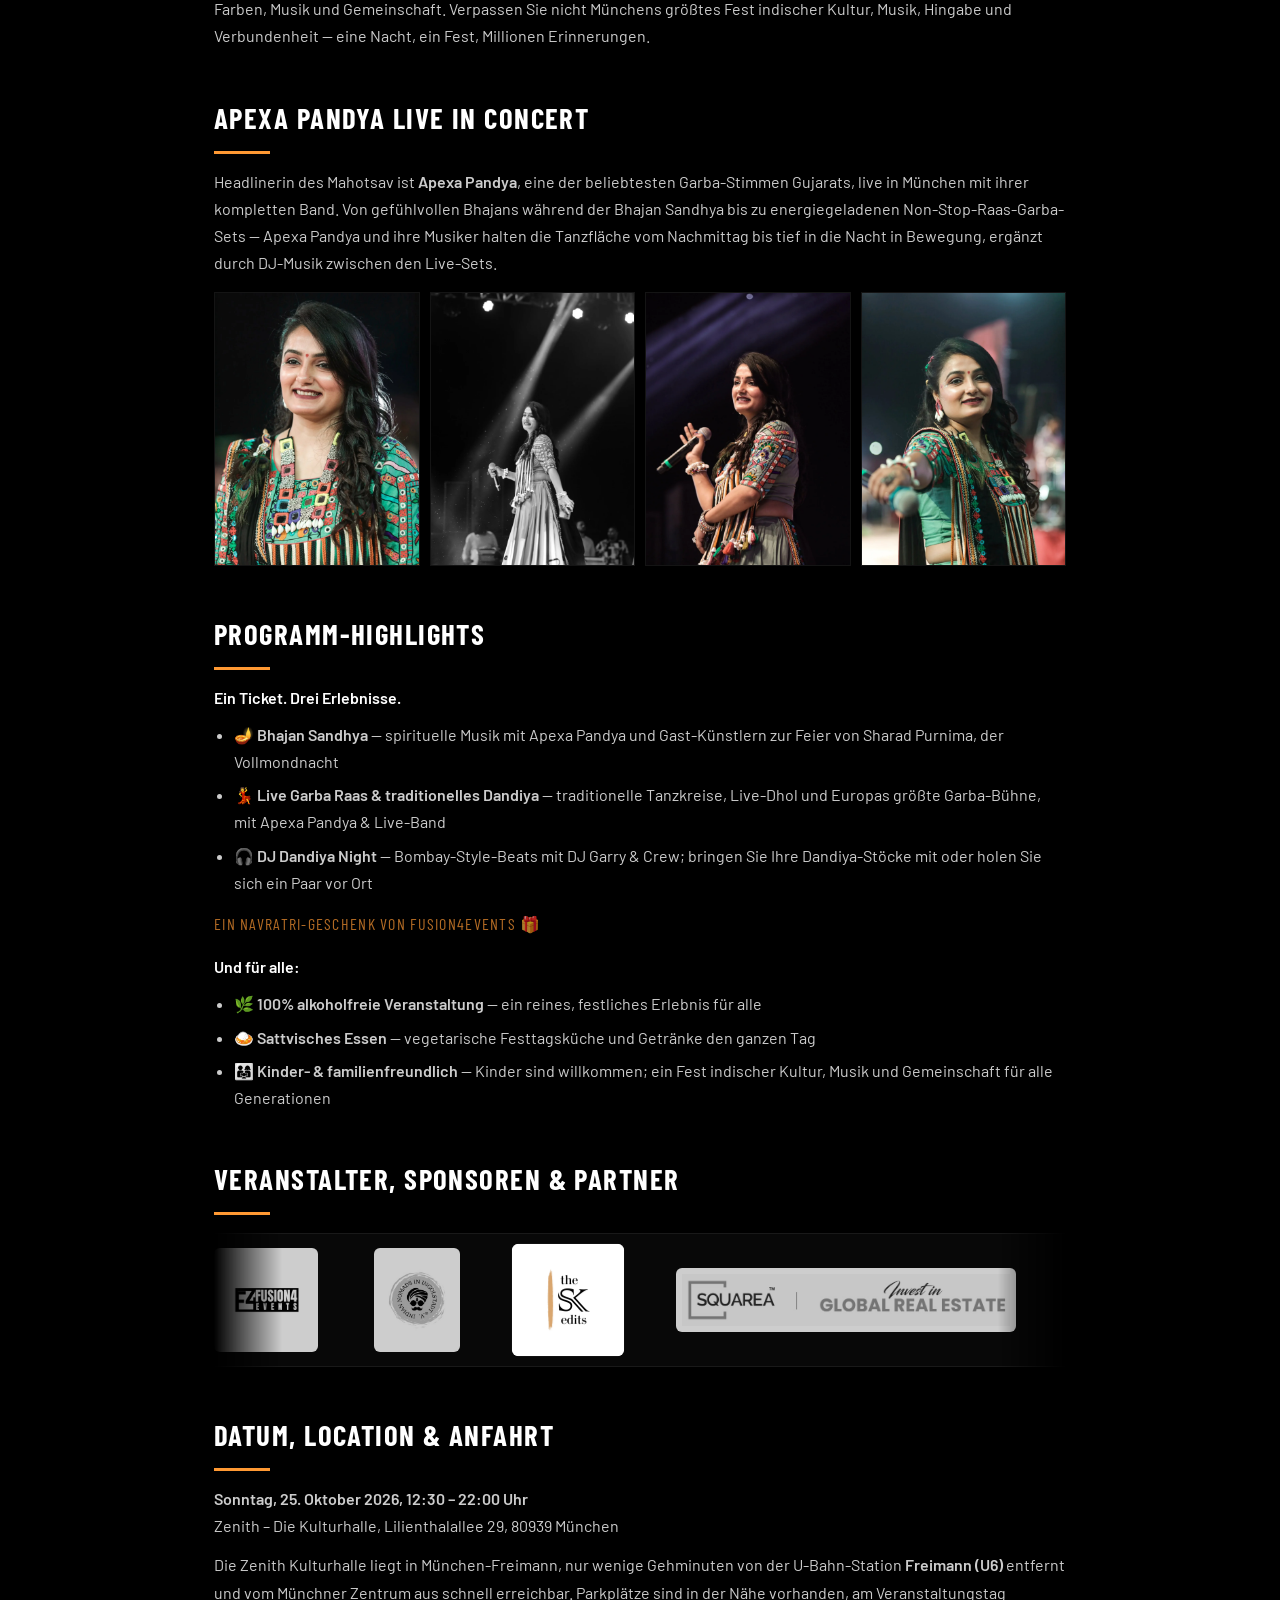
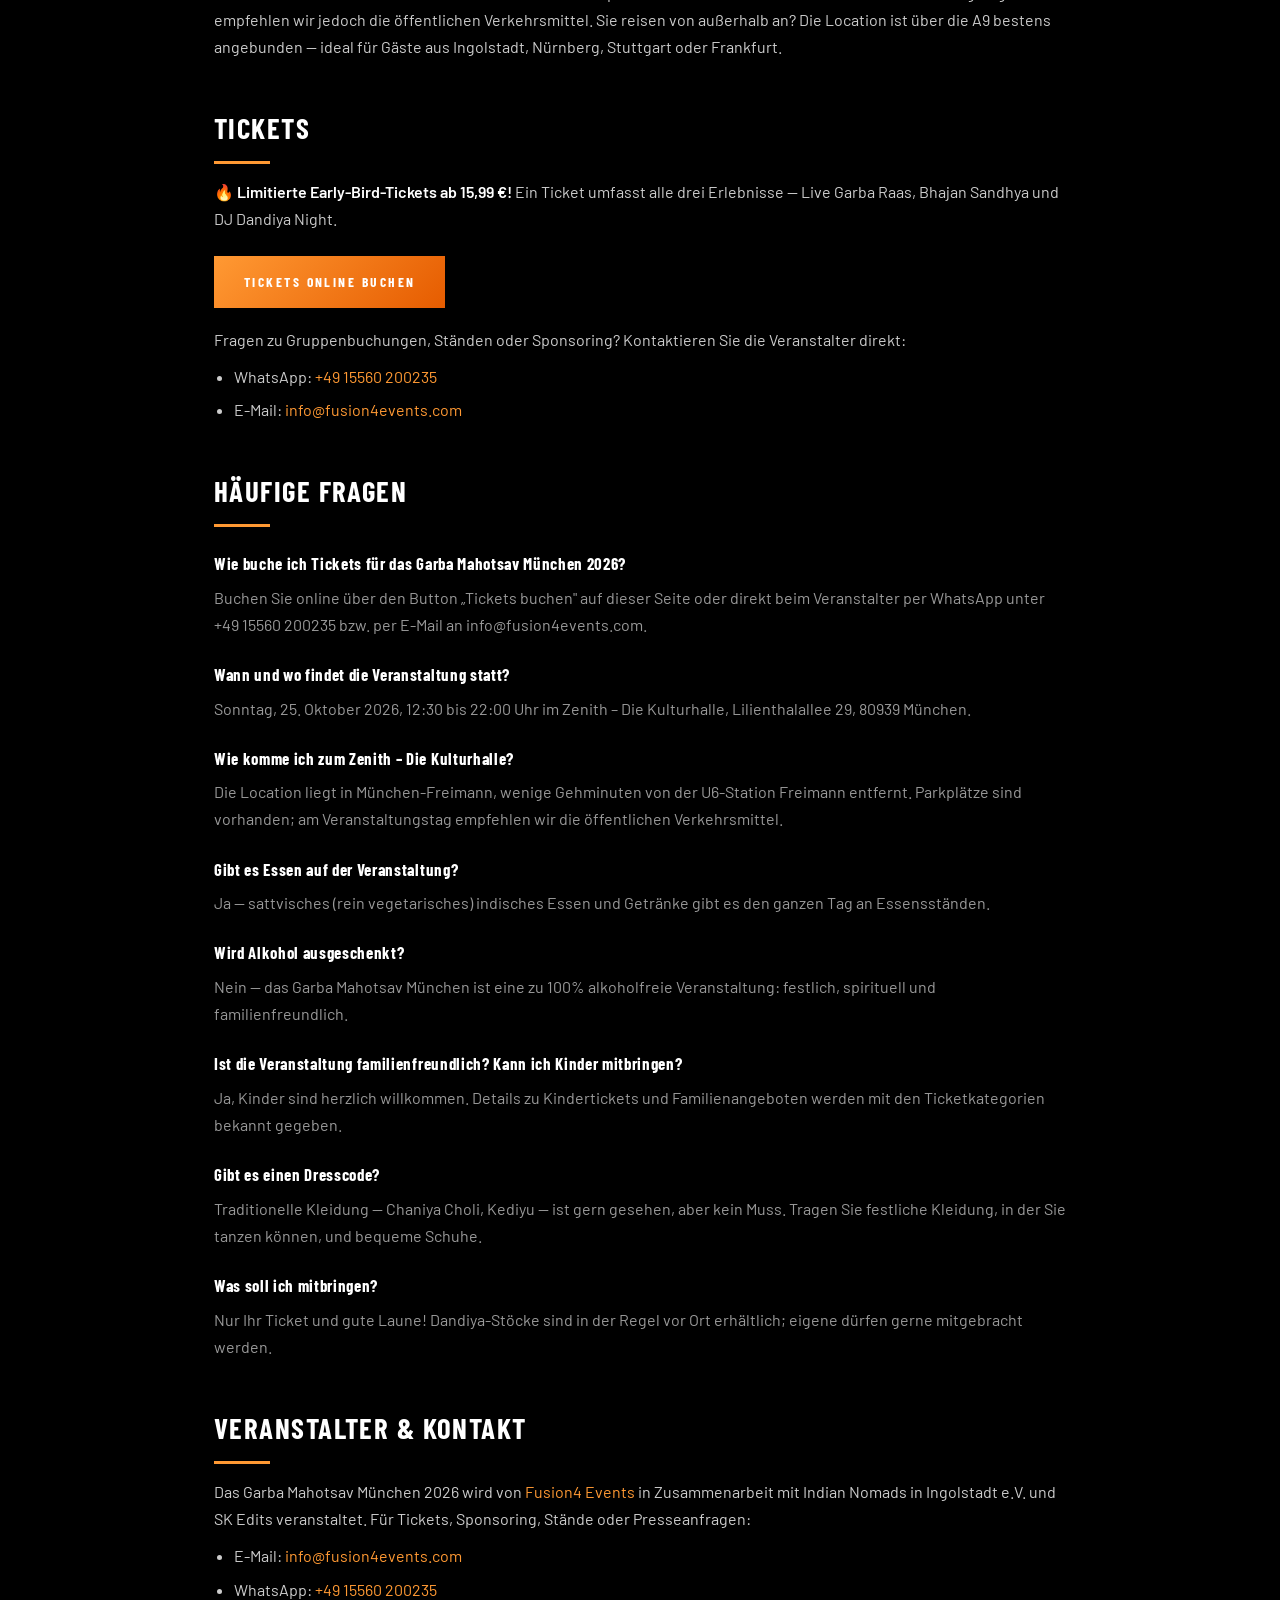
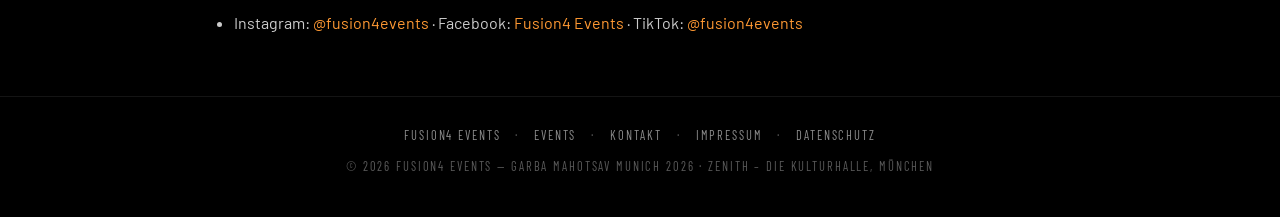
<file: de/events/garba-mahotsav-munich-2026/index.html>
<!DOCTYPE html>
<html lang="de">
<head>
    <meta charset="utf-8">
    <title>Garba Mahotsav München 2026 mit Apexa Pandya | Fusion4Events</title>
    <meta name="description" content="Münchens größtes indisches Kulturfest — 25. Oktober 2026 im Zenith – Die Kulturhalle. Live Garba Raas, Bhajan Sandhya & DJ Dandiya Night mit Apexa Pandya. Early-Bird-Tickets ab 15,99 €.">
    <meta name="viewport" content="width=device-width, initial-scale=1">
    <meta name="theme-color" content="#000000">
    <link rel="canonical" href="https://fusion4events.com/de/events/garba-mahotsav-munich-2026/">
    <link rel="alternate" hreflang="de" href="https://fusion4events.com/de/events/garba-mahotsav-munich-2026/">
    <link rel="alternate" hreflang="en" href="https://fusion4events.com/events/garba-mahotsav-munich-2026/">
    <link rel="alternate" hreflang="x-default" href="https://fusion4events.com/events/garba-mahotsav-munich-2026/">

    <!-- Open Graph -->
    <meta property="og:type" content="website">
    <meta property="og:site_name" content="Fusion4 Events">
    <meta property="og:title" content="Garba Mahotsav München 2026 mit Apexa Pandya & Live-Band">
    <meta property="og:description" content="Europas größtes Sharad-Purnima-Raas-Garba — Sonntag, 25. Oktober 2026, Zenith Kulturhalle München. Live Garba, Raas, Dandiya, Bhajan Sandhya & DJ mit Apexa Pandya.">
    <meta property="og:url" content="https://fusion4events.com/de/events/garba-mahotsav-munich-2026/">
    <meta property="og:image" content="https://fusion4events.com/img/galary/garba2026/garba-mahotsav-munich-2026-og.jpg">
    <meta property="og:image:width" content="1200">
    <meta property="og:image:height" content="630">
    <meta property="og:locale" content="de_DE">
    <meta property="og:locale:alternate" content="en_GB">

    <!-- Twitter Card -->
    <meta name="twitter:card" content="summary_large_image">
    <meta name="twitter:title" content="Garba Mahotsav München 2026 mit Apexa Pandya & Live-Band">
    <meta name="twitter:description" content="Europas größtes Sharad-Purnima-Raas-Garba — 25. Oktober 2026, Zenith Kulturhalle München. Tickets & Infos.">
    <meta name="twitter:image" content="https://fusion4events.com/img/galary/garba2026/garba-mahotsav-munich-2026-og.jpg">

    <!-- Favicon -->
    <link rel="icon" type="image/x-icon" href="../../../img/favicon.ico">
    <link rel="icon" type="image/png" sizes="32x32" href="../../../img/favicon.png">
    <link rel="apple-touch-icon" href="../../../img/favicon.png">

    <!-- Fonts -->
    <link href="../../../fonts/fonts.css" rel="stylesheet">
    <link rel="preload" as="image" href="../../../img/galary/garba2026/garba-mahotsav-munich-2026-banner.webp">

    <!-- Structured data: Event -->
    <script type="application/ld+json">
    {
      "@context": "https://schema.org",
      "@type": "Event",
      "name": "Garba Mahotsav Munich 2026",
      "alternateName": "Europe's Biggest Sharad Purnima Raas Garba 2026",
      "description": "Münchens größtes indisches Kulturfest — Garba Mahotsav München 2026 mit Apexa Pandya live in Concert. Ein Ticket, drei Erlebnisse: Live Garba Raas, Bhajan Sandhya und DJ Dandiya Night im Zenith – Die Kulturhalle, München, am Sonntag, 25. Oktober 2026, 12:30–22:00 Uhr. 100% alkoholfrei, sattvisches Essen, kinder- und familienfreundlich. Early-Bird-Tickets ab 15,99 €.",
      "inLanguage": "de",
      "startDate": "2026-10-25T12:30:00+01:00",
      "endDate": "2026-10-25T22:00:00+01:00",
      "eventStatus": "https://schema.org/EventScheduled",
      "eventAttendanceMode": "https://schema.org/OfflineEventAttendanceMode",
      "location": {
        "@type": "Place",
        "name": "Zenith – Die Kulturhalle",
        "address": {
          "@type": "PostalAddress",
          "streetAddress": "Lilienthalallee 29",
          "postalCode": "80939",
          "addressLocality": "München",
          "addressRegion": "Bayern",
          "addressCountry": "DE"
        }
      },
      "image": [
        "https://fusion4events.com/img/galary/garba2026/garba-mahotsav-munich-2026-og.jpg",
        "https://fusion4events.com/img/galary/garba2026/garba-mahotsav-munich-2026-banner.webp",
        "https://fusion4events.com/img/galary/garba2026/garba-mahotsav-munich-2026-apexa-pandya.webp",
        "https://fusion4events.com/img/galary/garba2026/apexa-pandya-live-garba-munich-1.webp"
      ],
      "performer": {
        "@type": "Person",
        "name": "Apexa Pandya"
      },
      "organizer": [
        {
          "@type": "Organization",
          "name": "Fusion4 Events",
          "url": "https://fusion4events.com/",
          "email": "info@fusion4events.com",
          "telephone": "+49 15560 200235"
        },
        {
          "@type": "Organization",
          "name": "Indian Nomads in Ingolstadt e.V."
        },
        {
          "@type": "Organization",
          "name": "SK Edits"
        }
      ],
      "sponsor": {
        "@type": "Organization",
        "name": "Squarea"
      },
      "offers": {
        "@type": "Offer",
        "name": "Early Bird Ticket",
        "url": "https://brizz.me/booking/31548328-bb1b-4dff-8ca4-2a97c3ae6b72",
        "price": "15.99",
        "priceCurrency": "EUR",
        "availability": "https://schema.org/LimitedAvailability",
        "validFrom": "2026-07-04T00:00:00+02:00"
      }
    }
    </script>

    <!-- Structured data: Breadcrumbs -->
    <script type="application/ld+json">
    {
      "@context": "https://schema.org",
      "@type": "BreadcrumbList",
      "itemListElement": [
        { "@type": "ListItem", "position": 1, "name": "Startseite", "item": "https://fusion4events.com/" },
        { "@type": "ListItem", "position": 2, "name": "Events", "item": "https://fusion4events.com/de/events/" },
        { "@type": "ListItem", "position": 3, "name": "Garba Mahotsav Munich 2026" }
      ]
    }
    </script>

    <!-- Structured data: FAQ -->
    <script type="application/ld+json">
    {
      "@context": "https://schema.org",
      "@type": "FAQPage",
      "mainEntity": [
        {
          "@type": "Question",
          "name": "Wie buche ich Tickets für das Garba Mahotsav München 2026?",
          "acceptedAnswer": { "@type": "Answer", "text": "Tickets können online über brizz.me (Link auf dieser Seite) oder direkt beim Veranstalter per WhatsApp unter +49 15560 200235 oder per E-Mail an info@fusion4events.com gebucht werden. Limitierte Early-Bird-Tickets sind ab 15,99 € erhältlich." }
        },
        {
          "@type": "Question",
          "name": "Wann und wo findet die Veranstaltung statt?",
          "acceptedAnswer": { "@type": "Answer", "text": "Das Garba Mahotsav München 2026 findet am Sonntag, 25. Oktober 2026, von 12:30 bis 22:00 Uhr im Zenith – Die Kulturhalle, Lilienthalallee 29, 80939 München statt." }
        },
        {
          "@type": "Question",
          "name": "Wie komme ich zum Zenith – Die Kulturhalle?",
          "acceptedAnswer": { "@type": "Answer", "text": "Die Location liegt in München-Freimann, wenige Gehminuten von der U-Bahn-Station Freimann (U6) entfernt. Parkplätze sind in der Nähe vorhanden; am Veranstaltungstag empfehlen wir die Anreise mit öffentlichen Verkehrsmitteln." }
        },
        {
          "@type": "Question",
          "name": "Gibt es Essen auf der Veranstaltung?",
          "acceptedAnswer": { "@type": "Answer", "text": "Ja. Sattvisches (rein vegetarisches) indisches Essen und Getränke sind den ganzen Tag über an Essensständen erhältlich." }
        },
        {
          "@type": "Question",
          "name": "Wird Alkohol ausgeschenkt?",
          "acceptedAnswer": { "@type": "Answer", "text": "Nein — das Garba Mahotsav München ist eine zu 100% alkoholfreie Veranstaltung: festlich, spirituell und familienfreundlich." }
        },
        {
          "@type": "Question",
          "name": "Ist die Veranstaltung familienfreundlich? Kann ich Kinder mitbringen?",
          "acceptedAnswer": { "@type": "Answer", "text": "Yes, Garba Mahotsav Munich is a family event and children are welcome. Details on child tickets and family facilities are announced with the ticket categories." }
        },
        {
          "@type": "Question",
          "name": "Gibt es einen Dresscode?",
          "acceptedAnswer": { "@type": "Answer", "text": "Traditionelle Kleidung — Chaniya Choli, Kediyu — ist gern gesehen, aber kein Muss. Festliche Kleidung, in der Sie tanzen können, ist perfekt; bequeme Schuhe werden für stundenlanges Garba und Dandiya empfohlen." }
        },
        {
          "@type": "Question",
          "name": "Was soll ich mitbringen?",
          "acceptedAnswer": { "@type": "Answer", "text": "Nur Ihr Ticket und gute Laune! Dandiya-Stöcke sind in der Regel vor Ort erhältlich; Sie können gerne Ihre eigenen mitbringen." }
        }
      ]
    }
    </script>

    <style>
        *, *::before, *::after { margin:0; padding:0; box-sizing:border-box; }
        :root {
            --black:#000; --white:#fff; --off-white:#ccc; --gray:#888;
            --orange:#ff9933; --orange-dim:rgba(255,153,51,.7);
            --condensed:'Barlow Condensed',sans-serif; --body:'Barlow',sans-serif;
        }
        html { scroll-behavior:smooth; }
        body { background:var(--black); color:var(--off-white); font-family:var(--body); font-size:16px; line-height:1.7; }
        a { color:var(--orange); text-decoration:none; }
        a:hover { text-decoration:underline; }
        .wrap { max-width:900px; margin:0 auto; padding:0 24px; }

        header.site { display:flex; align-items:center; justify-content:space-between; padding:20px 24px; border-bottom:1px solid rgba(255,255,255,.08); }
        header.site img { height:42px; }
        header.site nav a { font-family:var(--condensed); font-size:.8rem; font-weight:600; letter-spacing:.18em; text-transform:uppercase; color:rgba(255,255,255,.6); margin-left:22px; }

        .breadcrumb { font-family:var(--condensed); font-size:.75rem; letter-spacing:.15em; text-transform:uppercase; color:rgba(255,255,255,.35); padding:18px 0 0; }
        .breadcrumb a { color:rgba(255,255,255,.5); }

        .hero-banner { margin:24px 0 8px; }
        .hero-banner img { display:block; width:100%; height:auto; border:1px solid rgba(255,153,51,.25); border-radius:10px; box-shadow:0 12px 48px rgba(255,153,51,.12); }
        .hero { text-align:center; padding:28px 0 24px; max-width:760px; margin:0 auto; }
        .hero .facts { text-align:left; }
        .cta-row { display:flex; gap:14px; justify-content:center; flex-wrap:wrap; }
        .kicker { font-family:var(--condensed); font-size:.9rem; font-weight:700; letter-spacing:.22em; text-transform:uppercase; color:var(--orange-dim); margin-bottom:14px; }
        h1 { font-family:var(--condensed); font-size:clamp(2rem,5vw,3.2rem); font-weight:800; line-height:1.08; text-transform:uppercase; color:var(--white); margin-bottom:14px; }
        .sub { font-size:1.05rem; color:rgba(255,255,255,.65); }
        .facts { margin:22px 0; padding:18px 20px; border:1px solid rgba(255,153,51,.25); background:rgba(255,153,51,.05); }
        .facts p { font-family:var(--condensed); font-size:1rem; letter-spacing:.05em; margin:4px 0; color:var(--white); }
        .facts strong { color:var(--orange); }
        .cta { display:inline-block; margin-top:10px; background:linear-gradient(135deg,#ff9933,#e65c00); color:#fff; font-family:var(--condensed); font-weight:700; letter-spacing:.18em; text-transform:uppercase; font-size:.85rem; padding:14px 30px; }
        .cta:hover { text-decoration:none; opacity:.9; }

        h2 { font-family:var(--condensed); font-size:clamp(1.3rem,3vw,1.8rem); font-weight:700; text-transform:uppercase; letter-spacing:.05em; color:var(--white); margin:44px 0 14px; }
        h2::after { content:""; display:block; width:56px; height:3px; background:var(--orange); margin-top:8px; }
        p + p { margin-top:12px; }
        ul.list { margin:10px 0 0 20px; }
        ul.list li { margin:6px 0; }

        .gallery { display:grid; grid-template-columns:repeat(4,1fr); gap:10px; margin-top:16px; }
        @media (max-width:640px){ .gallery { grid-template-columns:repeat(2,1fr); } }
        .gallery img { width:100%; height:auto; border:1px solid rgba(255,255,255,.08); }

        /* Partner logo marquee */
        .logo-marquee { overflow:hidden; position:relative; margin-top:18px; padding:14px 0; background:rgba(255,255,255,.03); border-top:1px solid rgba(255,255,255,.07); border-bottom:1px solid rgba(255,255,255,.07);
            -webkit-mask-image:linear-gradient(90deg,transparent,#000 8%,#000 92%,transparent);
            mask-image:linear-gradient(90deg,transparent,#000 8%,#000 92%,transparent); }
        .logo-track { display:flex; align-items:center; gap:56px; width:max-content; animation:logo-scroll 35s linear infinite; }
        .logo-marquee:hover .logo-track { animation-play-state:paused; }
        .logo-track img { height:64px; width:auto; filter:grayscale(1); opacity:.8; transition:filter .5s ease, opacity .5s ease, transform .5s ease; background:#fff; padding:6px; border-radius:6px; }
        .logo-track img.logo-lg { height:104px; }
        .logo-track img.in-focus, .logo-track img:hover { filter:grayscale(0); opacity:1; transform:scale(1.08); }
        @keyframes logo-scroll { from { transform:translateX(0); } to { transform:translateX(-50%); } }
        @media (prefers-reduced-motion: reduce) {
            .logo-track { animation:none; flex-wrap:wrap; width:auto; justify-content:center; }
            .logo-track img { filter:none; opacity:1; }
            .logo-track img[aria-hidden="true"] { display:none; }
        }

        dl.faq dt { font-family:var(--condensed); font-size:1.05rem; font-weight:700; letter-spacing:.04em; color:var(--white); margin-top:22px; }
        dl.faq dd { margin:6px 0 0; color:rgba(255,255,255,.6); }

        footer.site { margin-top:60px; padding:28px 24px 40px; border-top:1px solid rgba(255,255,255,.08); font-family:var(--condensed); font-size:.78rem; letter-spacing:.15em; text-transform:uppercase; color:rgba(255,255,255,.35); text-align:center; }
        footer.site a { color:rgba(255,255,255,.55); margin:0 10px; }
    </style>
</head>
<body>

<header class="site">
    <a href="../../../index.html"><img src="../../../img/logo.png" alt="Fusion4 Events" width="120" height="42" style="width:auto;"></a>
    <nav>
        <a href="../../../index.html">Start</a>
        <a href="../index.html">Events</a>
        <a href="../../../index.html#contact">Kontakt</a>
        <a href="../../../events/garba-mahotsav-munich-2026/index.html" style="border:1px solid rgba(255,255,255,.25);border-radius:4px;padding:4px 10px;">EN</a>
    </nav>
</header>

<main class="wrap">
    <nav class="breadcrumb" aria-label="Breadcrumb">
        <a href="../../../index.html">Start</a> &nbsp;/&nbsp; <a href="../index.html">Events</a> &nbsp;/&nbsp; Garba Mahotsav München 2026
    </nav>

    <div class="hero-banner">
        <img src="../../../img/galary/garba2026/garba-mahotsav-munich-2026-banner.webp"
             alt="Munich Garba Mahotsav 2026 banner — Apexa Pandya live in concert at Zenith Kulturhalle with Bhajan Sandhya, Live Garba Raas and DJ Dandiya"
             width="1600" height="847" fetchpriority="high">
    </div>

    <section class="hero">
        <p class="kicker">Fusion4 Events × Indian Nomads in Ingolstadt e.V. × SK Edits</p>
        <h1>Garba Mahotsav München 2026 mit Apexa Pandya &amp; Live-Band</h1>
        <p class="sub"><strong style="color:#fff;">Münchens größtes indisches Kulturfest!</strong><br>
        Ein Ticket. Drei Erlebnisse. Eine unvergessliche Nacht! 💃🪔🎶<br>
        Erleben Sie die lebendige Seele Indiens mit Live Garba Raas, Bhajan Sandhya &amp; DJ Dandiya Night — alles unter einem Dach.</p>
        <div class="facts">
            <p><strong>Datum:</strong> Sonntag, 25. Oktober 2026</p>
            <p><strong>Uhrzeit:</strong> 12:30 – 22:00 Uhr</p>
            <p><strong>Location:</strong> Zenith – Die Kulturhalle, Lilienthalallee 29, 80939 München</p>
            <p><strong>Künstlerin:</strong> Apexa Pandya live in Concert, mit Live-Band &amp; DJ</p>
            <p><strong>Tickets:</strong> Early Bird ab 15,99 € — nur solange der Vorrat reicht!</p>
        </div>
        <div class="cta-row">
            <a class="cta" href="https://brizz.me/booking/31548328-bb1b-4dff-8ca4-2a97c3ae6b72" rel="noopener">🎫 Tickets buchen</a>
            <a class="cta" style="background:none;border:1px solid rgba(255,153,51,.6);color:var(--orange);" href="#highlights">Das Programm entdecken ↓</a>
        </div>
    </section>

    <section id="about">
        <h2>Garba in München wie nie zuvor</h2>
        <p>Das Garba Mahotsav München 2026 bringt Europas größtes Sharad-Purnima-Raas-Garba in das Zenith – Die Kulturhalle, eine der bekanntesten Veranstaltungshallen Münchens. Am Sonntag, 25. Oktober 2026, kommen mehr als 2.000 Gäste aus ganz Deutschland und Europa zusammen — für einen ganzen Tag und Abend voller Garba, Raas und Dandiya, den beliebten Festtänzen aus Gujarat, getanzt in fließenden Kreisen zu Live-Musik und Dhol-Trommeln.</p>
        <p>Ob Sie mit Garba zu jedem Navratri aufgewachsen sind oder zum ersten Mal eine indische Festivalnacht in Deutschland erleben — dieses Fest ist offen für alle. Ein Ticket bietet drei Erlebnisse unter einem Dach: Live Garba Raas, Bhajan Sandhya und DJ Dandiya Night — mit spektakulärer Bühnenshow, sattvischen Essensständen und einer Halle voller Farben, Musik und Gemeinschaft. Verpassen Sie nicht Münchens größtes Fest indischer Kultur, Musik, Hingabe und Verbundenheit — eine Nacht, ein Fest, Millionen Erinnerungen.</p>
    </section>

    <section id="artist">
        <h2>Apexa Pandya live in Concert</h2>
        <p>Headlinerin des Mahotsav ist <strong>Apexa Pandya</strong>, eine der beliebtesten Garba-Stimmen Gujarats, live in München mit ihrer kompletten Band. Von gefühlvollen Bhajans während der Bhajan Sandhya bis zu energiegeladenen Non-Stop-Raas-Garba-Sets — Apexa Pandya und ihre Musiker halten die Tanzfläche vom Nachmittag bis tief in die Nacht in Bewegung, ergänzt durch DJ-Musik zwischen den Live-Sets.</p>
        <div class="gallery">
            <img src="../../../img/galary/garba2026/apexa-pandya-live-garba-munich-1.webp" alt="Apexa Pandya performing live Garba on stage" width="1200" height="1600" loading="lazy">
            <img src="../../../img/galary/garba2026/apexa-pandya-live-garba-munich-2.webp" alt="Apexa Pandya live in concert at a Garba night" width="1200" height="1600" loading="lazy">
            <img src="../../../img/galary/garba2026/apexa-pandya-live-garba-munich-3.webp" alt="Apexa Pandya singing Raas Garba live" width="1200" height="1600" loading="lazy">
            <img src="../../../img/galary/garba2026/apexa-pandya-live-garba-munich-4.webp" alt="Apexa Pandya Garba concert performance" width="1200" height="1600" loading="lazy">
        </div>
    </section>

    <section id="highlights">
        <h2>Programm-Highlights</h2>
        <p><strong style="color:#fff;">Ein Ticket. Drei Erlebnisse.</strong></p>
        <ul class="list">
            <li>🪔 <strong>Bhajan Sandhya</strong> — spirituelle Musik mit Apexa Pandya und Gast-Künstlern zur Feier von Sharad Purnima, der Vollmondnacht</li>
            <li>💃 <strong>Live Garba Raas &amp; traditionelles Dandiya</strong> — traditionelle Tanzkreise, Live-Dhol und Europas größte Garba-Bühne, mit Apexa Pandya &amp; Live-Band</li>
            <li>🎧 <strong>DJ Dandiya Night</strong> — Bombay-Style-Beats mit DJ Garry &amp; Crew; bringen Sie Ihre Dandiya-Stöcke mit oder holen Sie sich ein Paar vor Ort</li>
        </ul>
        <p style="margin-top:14px;font-family:var(--condensed);letter-spacing:.08em;text-transform:uppercase;color:var(--orange-dim);">Ein Navratri-Geschenk von Fusion4Events 🎁</p>
        <p style="margin-top:16px;"><strong style="color:#fff;">Und für alle:</strong></p>
        <ul class="list">
            <li>🌿 <strong>100% alkoholfreie Veranstaltung</strong> — ein reines, festliches Erlebnis für alle</li>
            <li>🍛 <strong>Sattvisches Essen</strong> — vegetarische Festtagsküche und Getränke den ganzen Tag</li>
            <li>👨‍👩‍👧 <strong>Kinder- &amp; familienfreundlich</strong> — Kinder sind willkommen; ein Fest indischer Kultur, Musik und Gemeinschaft für alle Generationen</li>
        </ul>
    </section>

    <section id="partners">
        <h2>Veranstalter, Sponsoren &amp; Partner</h2>
        <div class="logo-marquee" aria-label="Event organizers, sponsors and partners">
            <div class="logo-track">
                <img class="logo-lg" src="../../../img/galary/garba2026/logo/Organized-by.png" alt="Organized by Fusion4 Events" loading="lazy">
                <img class="logo-lg" src="../../../img/galary/garba2026/logo/Association.jpeg" alt="In association with Indian Nomads in Ingolstadt e.V." loading="lazy">
                <img class="logo-lg" src="../../../img/galary/garba2026/logo/SK-Edits.jpeg" alt="SK Edits" loading="lazy">
                <img src="../../../img/galary/garba2026/logo/Title-Sponsor.jpeg" alt="Title sponsor Squarea — Invest in Global Real Estate" loading="lazy">
                <img src="../../../img/galary/garba2026/logo/Powered-by.jpeg" alt="Powered by DJ Garry & Crew — Event Production & Technical Services" loading="lazy">
                <img src="../../../img/galary/garba2026/logo/sponsor.png" alt="Event sponsor" loading="lazy">
                <img src="../../../img/galary/garba2026/logo/RAAGA-KOLLECTIVE.png" alt="Raaga Kollective" loading="lazy">
                <img src="../../../img/galary/garba2026/logo/Swadesh_logo-1.png" alt="Swadesh" loading="lazy">
                <img src="../../../img/galary/garba2026/logo/TajMahalUtting.jpg" alt="Taj Mahal Utting" loading="lazy">
                <img src="../../../img/galary/garba2026/logo/Ticketing%20Partner.png" alt="Ticketing partner Brizz" loading="lazy">
                <img class="logo-lg" src="../../../img/galary/garba2026/logo/Venue.png" alt="Venue Zenith – Die Kulturhalle" loading="lazy">
                <!-- duplicate set for seamless loop -->
                <img class="logo-lg" src="../../../img/galary/garba2026/logo/Organized-by.png" alt="" aria-hidden="true" loading="lazy">
                <img class="logo-lg" src="../../../img/galary/garba2026/logo/Association.jpeg" alt="" aria-hidden="true" loading="lazy">
                <img class="logo-lg" src="../../../img/galary/garba2026/logo/SK-Edits.jpeg" alt="" aria-hidden="true" loading="lazy">
                <img src="../../../img/galary/garba2026/logo/Title-Sponsor.jpeg" alt="" aria-hidden="true" loading="lazy">
                <img src="../../../img/galary/garba2026/logo/Powered-by.jpeg" alt="" aria-hidden="true" loading="lazy">
                <img src="../../../img/galary/garba2026/logo/sponsor.png" alt="" aria-hidden="true" loading="lazy">
                <img src="../../../img/galary/garba2026/logo/RAAGA-KOLLECTIVE.png" alt="" aria-hidden="true" loading="lazy">
                <img src="../../../img/galary/garba2026/logo/Swadesh_logo-1.png" alt="" aria-hidden="true" loading="lazy">
                <img src="../../../img/galary/garba2026/logo/TajMahalUtting.jpg" alt="" aria-hidden="true" loading="lazy">
                <img src="../../../img/galary/garba2026/logo/Ticketing%20Partner.png" alt="" aria-hidden="true" loading="lazy">
                <img class="logo-lg" src="../../../img/galary/garba2026/logo/Venue.png" alt="" aria-hidden="true" loading="lazy">
            </div>
        </div>
    </section>

    <section id="venue">
        <h2>Datum, Location &amp; Anfahrt</h2>
        <p><strong>Sonntag, 25. Oktober 2026, 12:30 – 22:00 Uhr</strong><br>
        Zenith – Die Kulturhalle, Lilienthalallee 29, 80939 München</p>
        <p>Die Zenith Kulturhalle liegt in München-Freimann, nur wenige Gehminuten von der U-Bahn-Station <strong>Freimann (U6)</strong> entfernt und vom Münchner Zentrum aus schnell erreichbar. Parkplätze sind in der Nähe vorhanden, am Veranstaltungstag empfehlen wir jedoch die öffentlichen Verkehrsmittel. Sie reisen von außerhalb an? Die Location ist über die A9 bestens angebunden — ideal für Gäste aus Ingolstadt, Nürnberg, Stuttgart oder Frankfurt.</p>
    </section>

    <section id="tickets">
        <h2>Tickets</h2>
        <p>🔥 <strong style="color:#fff;">Limitierte Early-Bird-Tickets ab 15,99 €!</strong> Ein Ticket umfasst alle drei Erlebnisse — Live Garba Raas, Bhajan Sandhya und DJ Dandiya Night.</p>

        <p style="margin-top:14px;"><a class="cta" href="https://brizz.me/booking/31548328-bb1b-4dff-8ca4-2a97c3ae6b72" rel="noopener">Tickets online buchen</a></p>

        <p style="margin-top:18px;">Fragen zu Gruppenbuchungen, Ständen oder Sponsoring? Kontaktieren Sie die Veranstalter direkt:</p>
        <ul class="list">
            <li>WhatsApp: <a href="https://wa.me/4915560200235">+49 15560 200235</a></li>
            <li>E-Mail: <a href="mailto:info@fusion4events.com">info@fusion4events.com</a></li>
        </ul>
    </section>

    <section id="faq">
        <h2>Häufige Fragen</h2>
        <dl class="faq">
            <dt>Wie buche ich Tickets für das Garba Mahotsav München 2026?</dt>
            <dd>Buchen Sie online über den Button „Tickets buchen" auf dieser Seite oder direkt beim Veranstalter per WhatsApp unter +49 15560 200235 bzw. per E-Mail an info@fusion4events.com.</dd>
            <dt>Wann und wo findet die Veranstaltung statt?</dt>
            <dd>Sonntag, 25. Oktober 2026, 12:30 bis 22:00 Uhr im Zenith – Die Kulturhalle, Lilienthalallee 29, 80939 München.</dd>
            <dt>Wie komme ich zum Zenith – Die Kulturhalle?</dt>
            <dd>Die Location liegt in München-Freimann, wenige Gehminuten von der U6-Station Freimann entfernt. Parkplätze sind vorhanden; am Veranstaltungstag empfehlen wir die öffentlichen Verkehrsmittel.</dd>
            <dt>Gibt es Essen auf der Veranstaltung?</dt>
            <dd>Ja — sattvisches (rein vegetarisches) indisches Essen und Getränke gibt es den ganzen Tag an Essensständen.</dd>
            <dt>Wird Alkohol ausgeschenkt?</dt>
            <dd>Nein — das Garba Mahotsav München ist eine zu 100% alkoholfreie Veranstaltung: festlich, spirituell und familienfreundlich.</dd>
            <dt>Ist die Veranstaltung familienfreundlich? Kann ich Kinder mitbringen?</dt>
            <dd>Ja, Kinder sind herzlich willkommen. Details zu Kindertickets und Familienangeboten werden mit den Ticketkategorien bekannt gegeben.</dd>
            <dt>Gibt es einen Dresscode?</dt>
            <dd>Traditionelle Kleidung — Chaniya Choli, Kediyu — ist gern gesehen, aber kein Muss. Tragen Sie festliche Kleidung, in der Sie tanzen können, und bequeme Schuhe.</dd>
            <dt>Was soll ich mitbringen?</dt>
            <dd>Nur Ihr Ticket und gute Laune! Dandiya-Stöcke sind in der Regel vor Ort erhältlich; eigene dürfen gerne mitgebracht werden.</dd>
        </dl>
    </section>

    <section id="organizer">
        <h2>Veranstalter &amp; Kontakt</h2>
        <p>Das Garba Mahotsav München 2026 wird von <a href="../../../index.html">Fusion4 Events</a> in Zusammenarbeit mit Indian Nomads in Ingolstadt e.V. und SK Edits veranstaltet. Für Tickets, Sponsoring, Stände oder Presseanfragen:</p>
        <ul class="list">
            <li>E-Mail: <a href="mailto:info@fusion4events.com">info@fusion4events.com</a></li>
            <li>WhatsApp: <a href="https://wa.me/4915560200235">+49 15560 200235</a></li>
            <li>Instagram: <a href="https://www.instagram.com/fusion4events/" rel="noopener">@fusion4events</a> · Facebook: <a href="https://www.facebook.com/profile.php?id=61591721092583" rel="noopener">Fusion4 Events</a> · TikTok: <a href="https://www.tiktok.com/@fusion4events" rel="noopener">@fusion4events</a></li>
        </ul>
    </section>
</main>

<footer class="site">
    <a href="../../../index.html">Fusion4 Events</a> · <a href="../index.html">Events</a> · <a href="../../../index.html#contact">Kontakt</a> · <a href="../../../impressum/index.html">Impressum</a> · <a href="../../../privacy/index.html">Datenschutz</a>
    <p style="margin-top:10px;">© 2026 Fusion4 Events — Garba Mahotsav Munich 2026 · Zenith – Die Kulturhalle, München</p>
</footer>

<script>
(function () {
    var marquee = document.querySelector('.logo-marquee');
    if (!marquee) return;
    var imgs = marquee.querySelectorAll('.logo-track img');
    function spotlight() {
        var rect = marquee.getBoundingClientRect();
        var center = rect.left + rect.width / 2;
        var zone = rect.width * 0.18; // spotlight width around the center
        imgs.forEach(function (img) {
            var r = img.getBoundingClientRect();
            var imgCenter = r.left + r.width / 2;
            img.classList.toggle('in-focus', Math.abs(imgCenter - center) < zone);
        });
        requestAnimationFrame(spotlight);
    }
    if (!window.matchMedia('(prefers-reduced-motion: reduce)').matches) {
        requestAnimationFrame(spotlight);
    }
})();
</script>

</body>
</html>
</file>
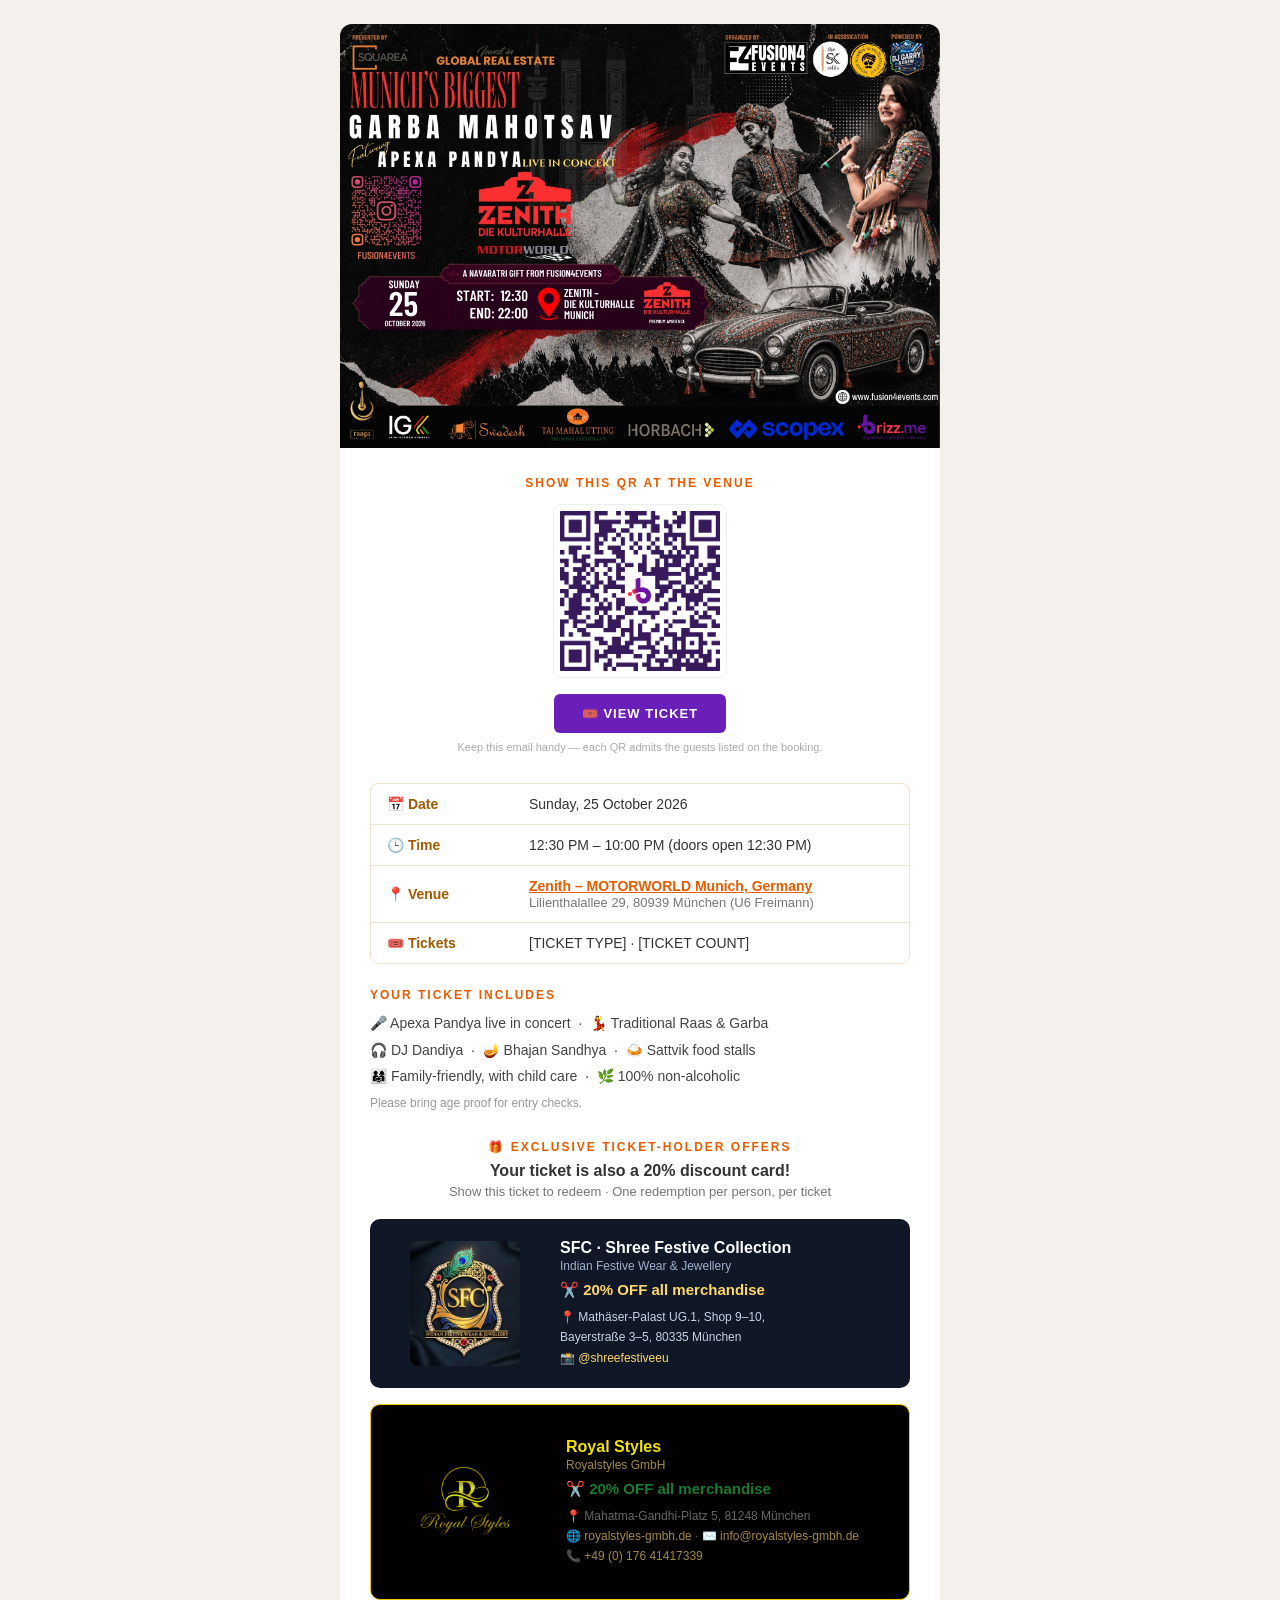
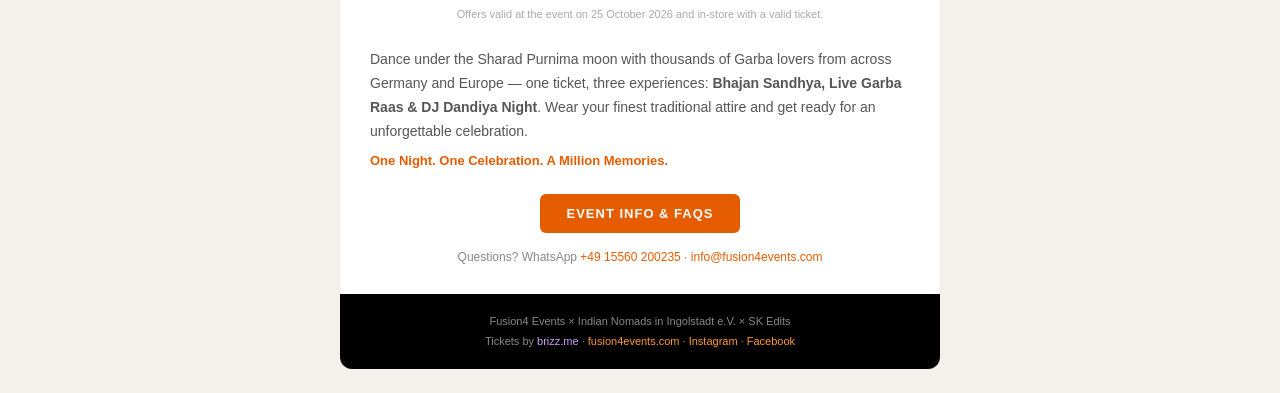
<file: tickets/email-template.html>
<!DOCTYPE html>
<html lang="en">
<head>
<meta charset="utf-8">
<meta name="viewport" content="width=device-width, initial-scale=1">
<title>Your Ticket – Garba Mahotsav Munich 2026</title>
</head>
<body style="margin:0;padding:0;background-color:#f4f1ec;">

<!-- ============================================================
     GARBA MAHOTSAV MUNICH 2026 — TICKET CONFIRMATION EMAIL
     Copy everything between START TEMPLATE and END TEMPLATE
     into the Brizz email/template editor.

     ▸ The QR image + View Ticket button below are SAMPLES wired
       to a demo booking — swap the src / href for Brizz's
       per-booking placeholders when installing in their editor.
     ▸ Image URLs work once the site is deployed to
       fusion4events.com (files live in /tickets/).
     ============================================================ -->

<!-- START TEMPLATE -->
<table role="presentation" width="100%" cellpadding="0" cellspacing="0" border="0" style="background-color:#f4f1ec;">
<tr><td align="center" style="padding:24px 12px;">

<table role="presentation" width="600" cellpadding="0" cellspacing="0" border="0" style="max-width:600px;width:100%;background-color:#ffffff;border-radius:12px;overflow:hidden;font-family:Arial,Helvetica,sans-serif;">

    <!-- Ticketing partner bar -->
    <!-- <tr><td style="background-color:#6a1fb8;padding:2px 2px;" align="center">
        <a href="https://brizz.me" style="text-decoration:none;">
            <img src="brizz1.me.png" alt="brizz.me – Digital Home for Indians in Germany" width="150" style="display:block;width:150px;height:auto;margin:0 auto;">
        </a>
    </td></tr> -->

    <!-- Header -->
    <!-- <tr><td style="background-color:#000000;padding:20px 30px;" align="center">
        <img src="https://fusion4events.com/img/logo.png" alt="Fusion4 Events" width="140" style="display:block;width:140px;height:auto;">
    </td></tr>
    <tr><td style="background:#e65c00;background:linear-gradient(135deg,#ff9933,#e65c00);padding:26px 30px;" align="center">
        <div style="color:#ffffff;font-size:15px;letter-spacing:2px;text-transform:uppercase;">🎉 You're in!</div>
        <div style="color:#ffffff;font-size:26px;font-weight:bold;line-height:1.25;margin-top:6px;">Garba Mahotsav Munich 2026</div>
        <div style="color:#fff3e6;font-size:14px;margin-top:6px;">Apexa Pandya Live · Europe's Biggest Sharad Purnima Raas Garba</div>
    </td></tr> -->

    <!-- Flyer -->
    <tr><td style="padding:0;">
        <a href="https://fusion4events.com/events/garba-mahotsav-munich-2026/">
            <img src="Flyer.jpg" alt="Munich's Biggest Garba Mahotsav – 25 October 2026, Zenith Kulturhalle, Apexa Pandya live" width="600" style="display:block;width:100%;height:auto;">
        </a>
    </td></tr>

    <!-- QR code + view ticket -->
    <tr><td align="center" style="padding:28px 30px 10px;">
        <div style="font-size:12px;font-weight:bold;letter-spacing:2px;color:#e65c00;text-transform:uppercase;margin-bottom:14px;">Show this QR at the venue</div>
        <!-- SAMPLE QR — replace src with the Brizz per-booking QR placeholder -->
        <img src="qr.png" alt="Your entry QR code" width="160" style="display:block;width:160px;height:160px;border:1px solid #eeeeee;border-radius:8px;padding:6px;margin:0 auto;">
        <!-- SAMPLE LINK — replace href with the Brizz per-booking invoice/ticket placeholder -->
        <a href="https://api.brizz.me/api/booking/invoice/e135e64b-faea-4c41-9d5b-be8493f270ad" style="display:inline-block;background-color:#6a1fb8;color:#ffffff;text-decoration:none;font-size:13px;font-weight:bold;letter-spacing:1px;text-transform:uppercase;padding:12px 28px;border-radius:6px;margin-top:16px;">🎟️ View Ticket</a>
        <div style="font-size:11px;color:#aaaaaa;margin-top:8px;">Keep this email handy — each QR admits the guests listed on the booking.</div>
    </td></tr>

    <!-- Ticket details -->
    <tr><td style="padding:20px 30px 6px;">
        <table role="presentation" width="100%" cellpadding="0" cellspacing="0" border="0" style="font-size:14px;color:#333333;border:1px solid #f0e3d0;border-radius:8px;">
            <tr><td style="padding:12px 16px;border-bottom:1px solid #f0e3d0;width:110px;color:#a05a00;"><strong>📅 Date</strong></td>
                <td style="padding:12px 16px;border-bottom:1px solid #f0e3d0;">Sunday, 25 October 2026</td></tr>
            <tr><td style="padding:12px 16px;border-bottom:1px solid #f0e3d0;color:#a05a00;"><strong>🕒 Time</strong></td>
                <td style="padding:12px 16px;border-bottom:1px solid #f0e3d0;">12:30 PM – 10:00 PM (doors open 12:30 PM)</td></tr>
            <tr><td style="padding:12px 16px;border-bottom:1px solid #f0e3d0;color:#a05a00;"><strong>📍 Venue</strong></td>
                <td style="padding:12px 16px;border-bottom:1px solid #f0e3d0;">
                    <a href="https://www.google.com/maps/search/?api=1&amp;query=Zenith+Die+Kulturhalle+Lilienthalallee+29+80939+M%C3%BCnchen" style="color:#e65c00;text-decoration:underline;font-weight:bold;">Zenith – MOTORWORLD Munich, Germany</a><br>
                    <span style="color:#777777;font-size:13px;">Lilienthalallee 29, 80939 München (U6 Freimann)</span>
                </td></tr>
            <tr><td style="padding:12px 16px;color:#a05a00;"><strong>🎟️ Tickets</strong></td>
                <td style="padding:12px 16px;">[TICKET TYPE] · [TICKET COUNT]</td></tr>
        </table>
    </td></tr>

    <!-- Benefits -->
    <tr><td style="padding:18px 30px 4px;">
        <div style="font-size:12px;font-weight:bold;letter-spacing:2px;color:#e65c00;text-transform:uppercase;margin-bottom:8px;">Your ticket includes</div>
        <table role="presentation" width="100%" cellpadding="0" cellspacing="0" border="0" style="font-size:14px;color:#444444;line-height:1.9;">
            <tr><td>
                🎤 Apexa Pandya live in concert &nbsp;·&nbsp; 💃 Traditional Raas &amp; Garba<br>
                🎧 DJ Dandiya &nbsp;·&nbsp; 🪔 Bhajan Sandhya &nbsp;·&nbsp; 🍛 Sattvik food stalls<br>
                👨‍👩‍👧 Family-friendly, with child care &nbsp;·&nbsp; 🌿 100% non-alcoholic
            </td></tr>
        </table>
        <div style="font-size:12px;color:#999999;margin-top:6px;">Please bring age proof for entry checks.</div>
    </td></tr>

    <!-- Partner offers heading -->
    <tr><td style="padding:26px 30px 4px;" align="center">
        <div style="font-size:12px;font-weight:bold;letter-spacing:2px;color:#e65c00;text-transform:uppercase;">🎁 Exclusive ticket-holder offers</div>
        <div style="font-size:16px;color:#333333;font-weight:bold;margin-top:8px;">Your ticket is also a 20% discount card!</div>
        <div style="font-size:13px;color:#777777;margin-top:4px;">Show this ticket to redeem · One redemption per person, per ticket</div>
    </td></tr>

    <!-- Offer 1: SFC -->
    <tr><td style="padding:16px 30px 8px;">
        <table role="presentation" width="100%" cellpadding="0" cellspacing="0" border="0" style="background-color:#101828;border-radius:10px;">
            <tr>
                <td width="150" align="center" valign="middle" style="padding:20px 10px 20px 20px;">
                    <img src="sfc.jpg" alt="SFC – Indian Festive Wear &amp; Jewellery" width="110" style="display:block;width:110px;height:auto;border-radius:8px;">
                </td>
                <td valign="middle" style="padding:20px 22px 20px 10px;">
                    <div style="font-size:16px;font-weight:bold;color:#ffffff;">SFC · Shree Festive Collection</div>
                    <div style="font-size:12px;color:#9fb0cc;margin-top:2px;">Indian Festive Wear &amp; Jewellery</div>
                    <div style="font-size:15px;color:#ffd76b;font-weight:bold;margin-top:8px;">✂️ 20% OFF all merchandise</div>
                    <div style="font-size:12px;color:#c6d2e6;line-height:1.7;margin-top:8px;">
                        📍 Mathäser-Palast UG.1, Shop 9–10,<br>Bayerstraße 3–5, 80335 München<br>
                        📸 <a href="https://www.instagram.com/shreefestiveeu/" style="color:#ffd76b;text-decoration:none;">@shreefestiveeu</a>
                    </div>
                </td>
            </tr>
        </table>
    </td></tr>

    <!-- Offer 2: Royal Styles -->
    <tr><td style="padding:8px 30px 10px;">
        <table role="presentation" width="100%" cellpadding="0" cellspacing="0" border="0" style="background-color:#020100;border:1px solid #ecc607;border-radius:10px;">
            <tr>
                <td width="150" align="center" valign="middle" style="padding:10px 5px 10px 10px;">
                    <img src="Royalstyles-logo.png" alt="Royal Styles" width="130" style="width:170px;height:auto;border-radius:8px;">
                </td>
                <td valign="middle" style="padding:20px 22px 20px 10px;">
                    <div style="font-size:16px;font-weight:bold;color:#f3e305;">Royal Styles</div>
                    <div style="font-size:12px;color:#a0894a;margin-top:2px;">Royalstyles GmbH</div>
                    <div style="font-size:15px;color:#1a7a2e;font-weight:bold;margin-top:8px;">✂️ 20% OFF all merchandise</div>
                    <div style="font-size:12px;color:#666666;line-height:1.7;margin-top:8px;">
                        📍 Mahatma-Gandhi-Platz 5, 81248 München<br>
                        🌐 <a href="https://royalstyles-gmbh.de/" style="color:#a0894a;text-decoration:none;">royalstyles-gmbh.de</a>
                        · ✉️ <a href="mailto:info@royalstyles-gmbh.de" style="color:#a0894a;text-decoration:none;">info@royalstyles-gmbh.de</a><br>
                        📞 <a href="tel:+4917641417339" style="color:#a0894a;text-decoration:none;">+49 (0) 176 41417339</a>
                    </div>
                </td>
            </tr>
        </table>
        <div style="font-size:11px;color:#aaaaaa;margin-top:8px;text-align:center;">Offers valid at the event on 25 October 2026 and in-store with a valid ticket.</div>
    </td></tr>

    <!-- About (short) -->
    <tr><td style="padding:18px 30px 6px;">
        <div style="font-size:14px;color:#555555;line-height:1.7;">
            Dance under the Sharad Purnima moon with thousands of Garba lovers from across Germany and Europe —
            one ticket, three experiences: <strong>Bhajan Sandhya, Live Garba Raas &amp; DJ Dandiya Night</strong>.
            Wear your finest traditional attire and get ready for an unforgettable celebration.
        </div>
        <div style="font-size:13px;color:#e65c00;font-weight:bold;margin-top:10px;">One Night. One Celebration. A Million Memories.</div>
    </td></tr>

    <!-- Help / links -->
    <tr><td style="padding:20px 30px 26px;" align="center">
        <a href="https://fusion4events.com/events/garba-mahotsav-munich-2026/" style="display:inline-block;background-color:#e65c00;color:#ffffff;text-decoration:none;font-size:13px;font-weight:bold;letter-spacing:1px;text-transform:uppercase;padding:12px 26px;border-radius:6px;">Event Info &amp; FAQs</a>
        <div style="font-size:12px;color:#888888;margin-top:14px;line-height:1.7;">
            Questions? WhatsApp <a href="https://wa.me/4915560200235" style="color:#e65c00;text-decoration:none;">+49 15560 200235</a>
            · <a href="mailto:info@fusion4events.com" style="color:#e65c00;text-decoration:none;">info@fusion4events.com</a>
        </div>
    </td></tr>

    <!-- Footer -->
    <tr><td style="background-color:#000000;padding:18px 30px;" align="center">
        <div style="font-size:11px;color:#888888;line-height:1.8;">
            Fusion4 Events × Indian Nomads in Ingolstadt e.V. × SK Edits<br>
            Tickets by <a href="https://brizz.me" style="color:#c9a2f0;text-decoration:none;">brizz.me</a> ·
            <a href="https://fusion4events.com" style="color:#ff9933;text-decoration:none;">fusion4events.com</a>
            · <a href="https://www.instagram.com/fusion4events/" style="color:#ff9933;text-decoration:none;">Instagram</a>
            · <a href="https://www.facebook.com/profile.php?id=61591721092583" style="color:#ff9933;text-decoration:none;">Facebook</a>
        </div>
    </td></tr>

</table>

</td></tr>
</table>
<!-- END TEMPLATE -->

</body>
</html>
</file>
<file: fonts/fonts.css>
/* Self-hosted fonts (GDPR-safe) — files via tools/download-assets.ps1 */
@font-face {
  font-family: 'Barlow';
  font-style: normal;
  font-weight: 300;
  font-display: swap;
  src: url('files/barlow-latin-300-normal.woff2') format('woff2');
}
@font-face {
  font-family: 'Barlow';
  font-style: normal;
  font-weight: 400;
  font-display: swap;
  src: url('files/barlow-latin-400-normal.woff2') format('woff2');
}
@font-face {
  font-family: 'Barlow';
  font-style: normal;
  font-weight: 500;
  font-display: swap;
  src: url('files/barlow-latin-500-normal.woff2') format('woff2');
}
@font-face {
  font-family: 'Barlow';
  font-style: normal;
  font-weight: 600;
  font-display: swap;
  src: url('files/barlow-latin-600-normal.woff2') format('woff2');
}
@font-face {
  font-family: 'Barlow';
  font-style: italic;
  font-weight: 300;
  font-display: swap;
  src: url('files/barlow-latin-300-italic.woff2') format('woff2');
}
@font-face {
  font-family: 'Barlow';
  font-style: italic;
  font-weight: 400;
  font-display: swap;
  src: url('files/barlow-latin-400-italic.woff2') format('woff2');
}
@font-face {
  font-family: 'Barlow Condensed';
  font-style: normal;
  font-weight: 300;
  font-display: swap;
  src: url('files/barlow-condensed-latin-300-normal.woff2') format('woff2');
}
@font-face {
  font-family: 'Barlow Condensed';
  font-style: normal;
  font-weight: 400;
  font-display: swap;
  src: url('files/barlow-condensed-latin-400-normal.woff2') format('woff2');
}
@font-face {
  font-family: 'Barlow Condensed';
  font-style: normal;
  font-weight: 600;
  font-display: swap;
  src: url('files/barlow-condensed-latin-600-normal.woff2') format('woff2');
}
@font-face {
  font-family: 'Barlow Condensed';
  font-style: normal;
  font-weight: 700;
  font-display: swap;
  src: url('files/barlow-condensed-latin-700-normal.woff2') format('woff2');
}
@font-face {
  font-family: 'Barlow Condensed';
  font-style: normal;
  font-weight: 800;
  font-display: swap;
  src: url('files/barlow-condensed-latin-800-normal.woff2') format('woff2');
}
@font-face {
  font-family: 'Barlow Condensed';
  font-style: normal;
  font-weight: 900;
  font-display: swap;
  src: url('files/barlow-condensed-latin-900-normal.woff2') format('woff2');
}
@font-face {
  font-family: 'Barlow Condensed';
  font-style: italic;
  font-weight: 700;
  font-display: swap;
  src: url('files/barlow-condensed-latin-700-italic.woff2') format('woff2');
}
@font-face {
  font-family: 'Barlow Condensed';
  font-style: italic;
  font-weight: 800;
  font-display: swap;
  src: url('files/barlow-condensed-latin-800-italic.woff2') format('woff2');
}
</file>
